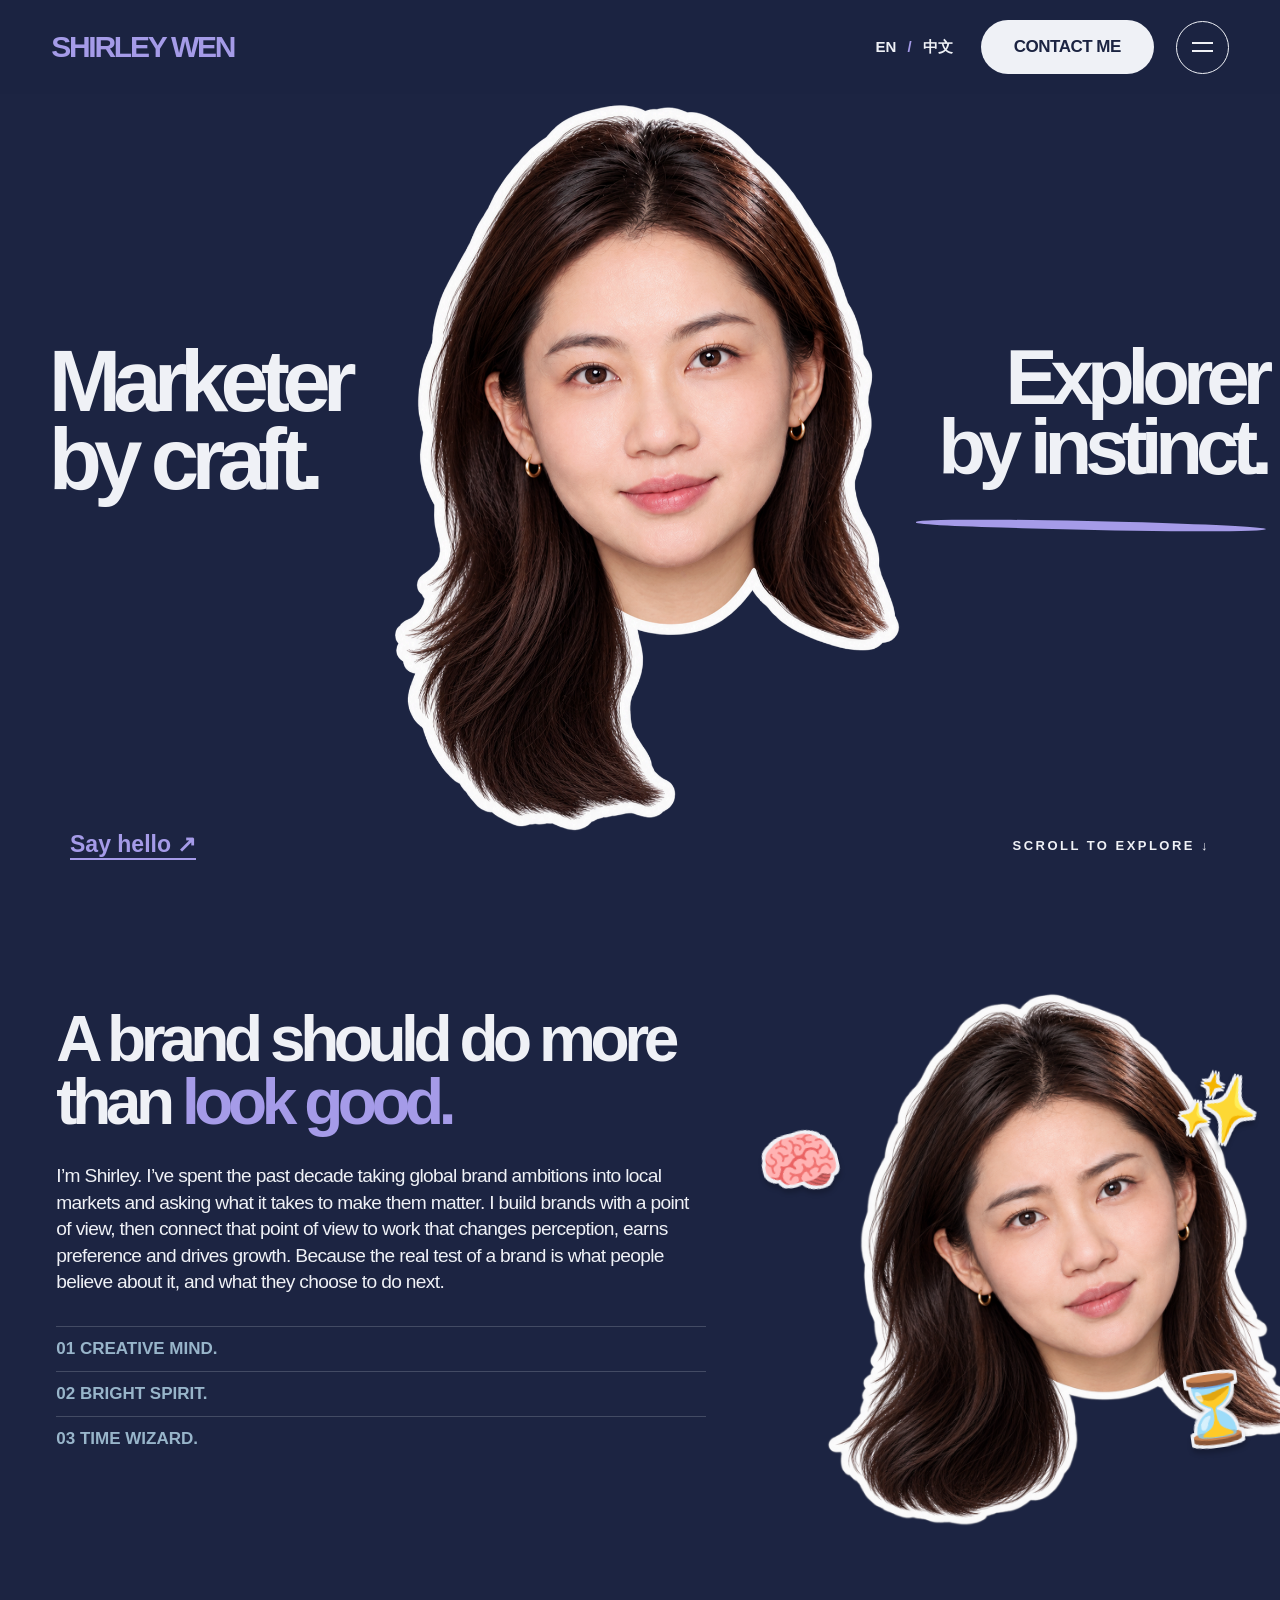
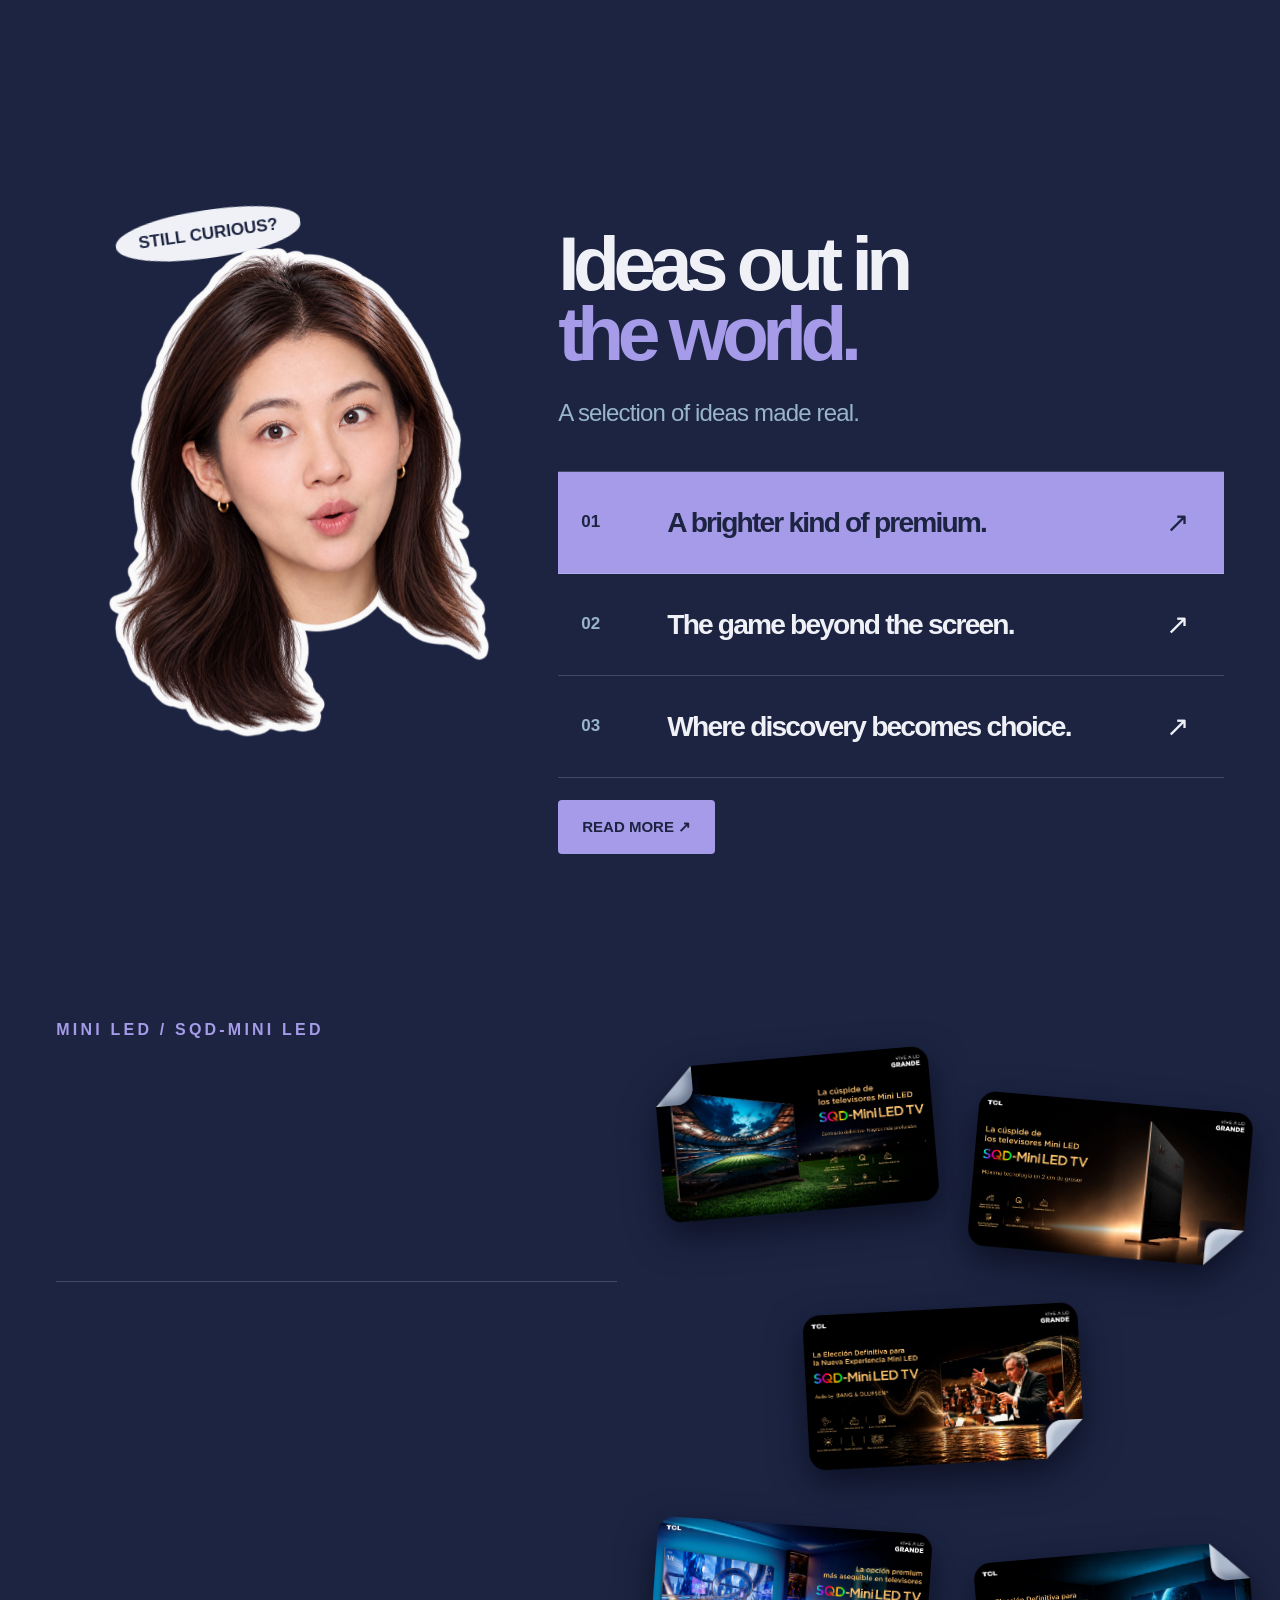
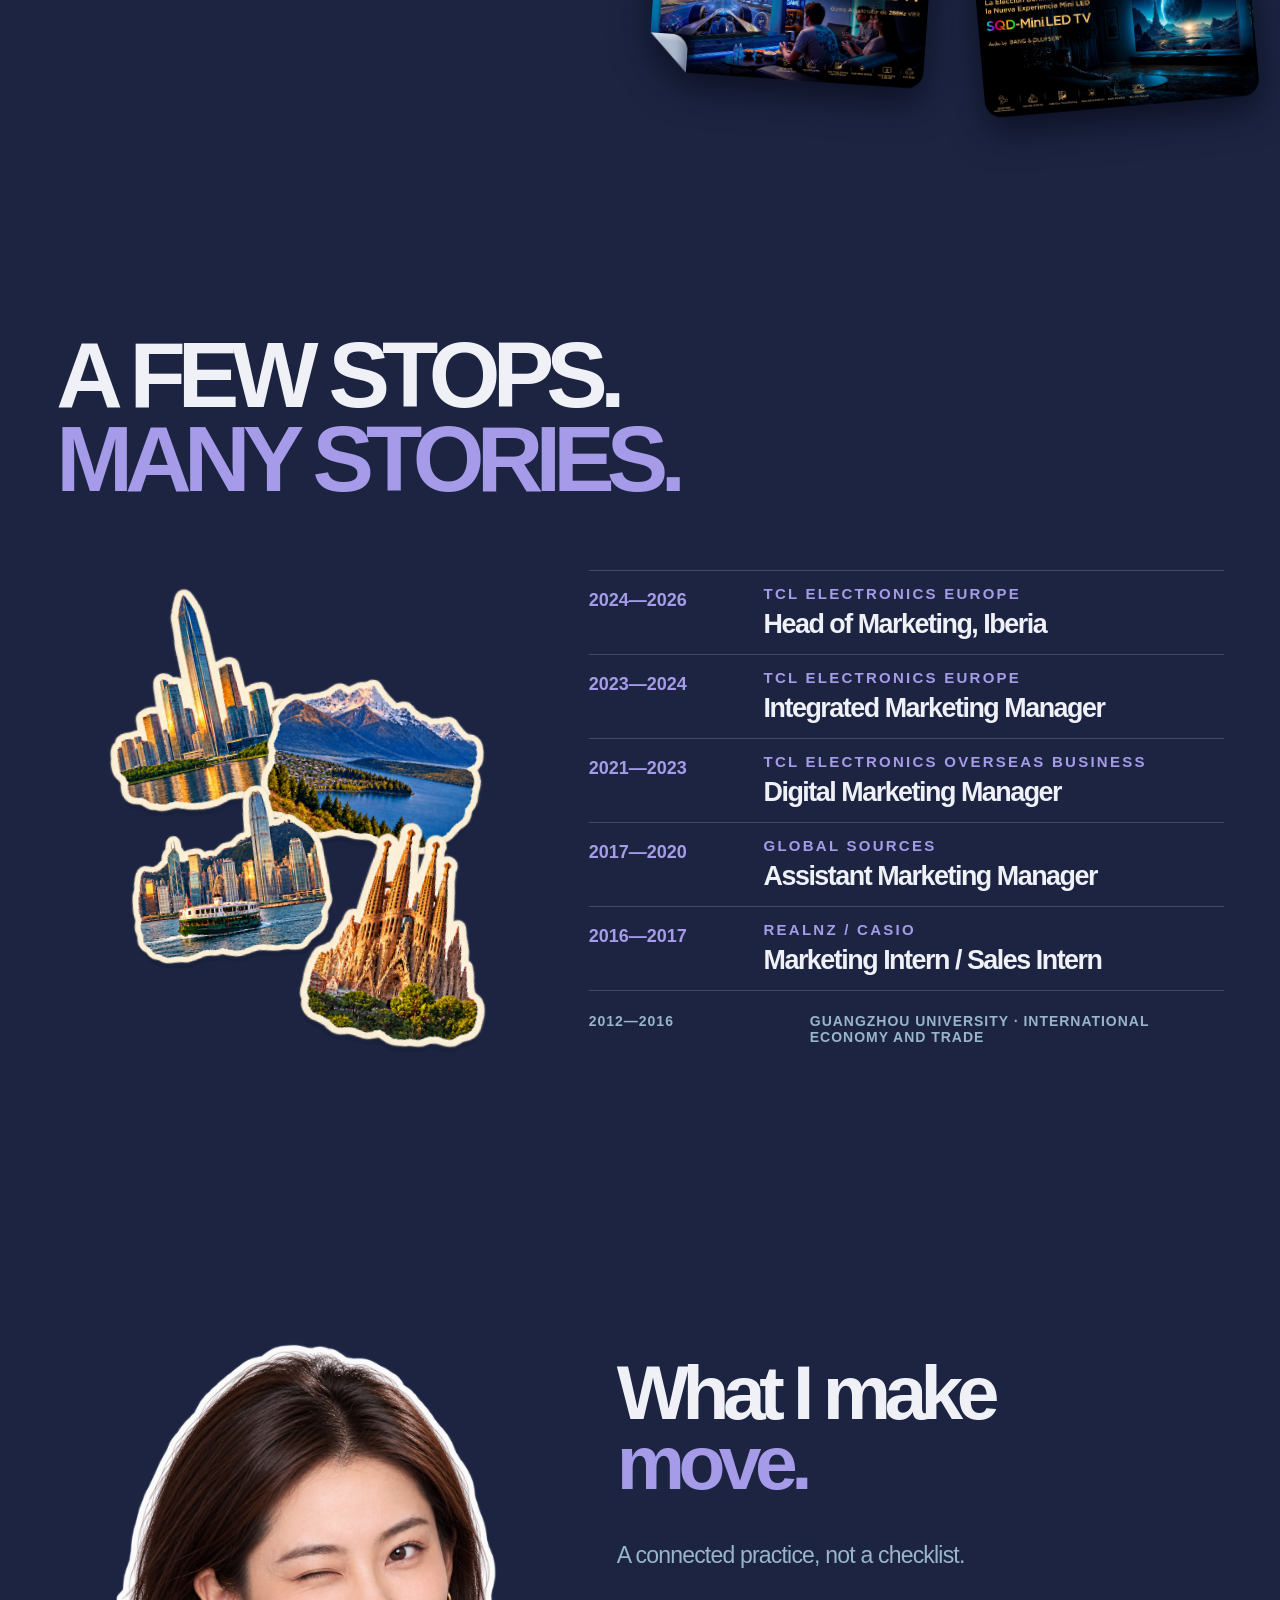
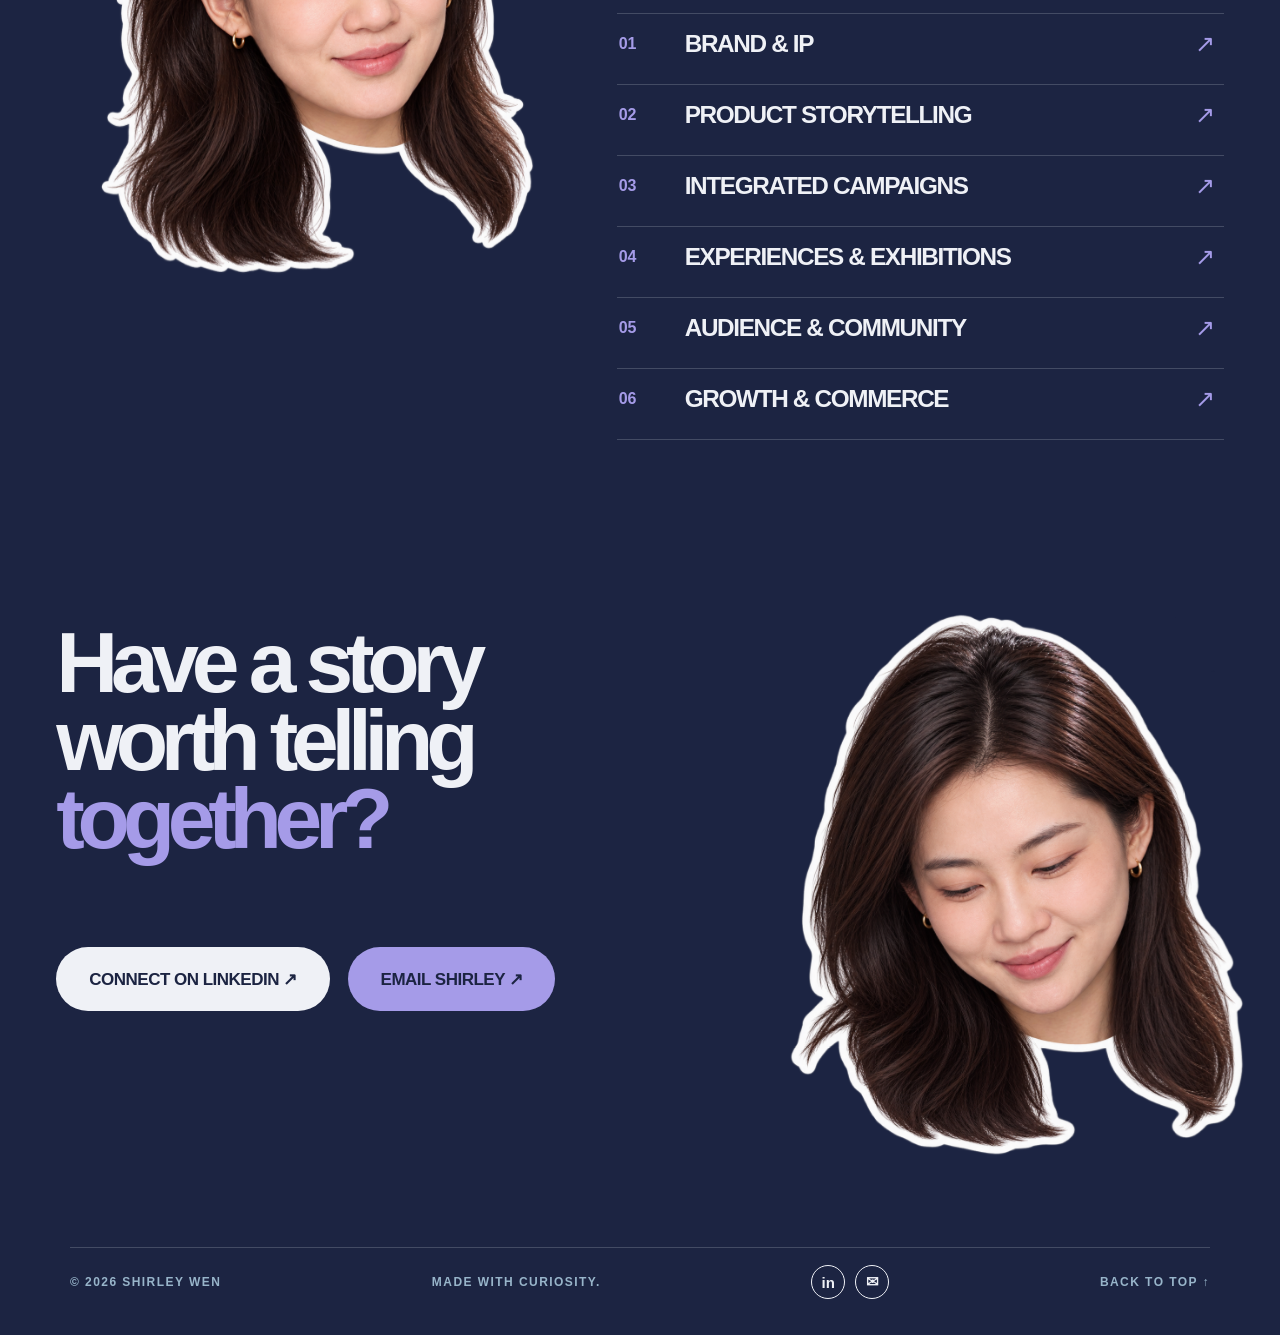
<file: index.html>
<!doctype html>
<html lang="en">
<head>
  <meta charset="utf-8">
  <meta name="viewport" content="width=device-width, initial-scale=1">
  <meta name="theme-color" content="#1c2442">
  <meta name="description" content="Shirley Wen connects global brand strategy with local relevance, creative work and business growth.">
  <title>Shirley Wen — Marketer by craft</title>
  <link rel="icon" type="image/svg+xml" href="assets/favicon.svg">
  <link rel="preload" as="image" href="assets/center.png">
  <link rel="stylesheet" href="styles.css?v=20261025-mobile-review">
  <script src="script.js?v=20261024-flow-refinement" defer></script>
</head>
<body>
  <a class="skip-link" href="#about">Skip to content</a>
  <header class="site-header" id="top">
    <a class="wordmark" href="#top">SHIRLEY WEN</a>
    <div class="header-actions">
      <button class="lang-switch" type="button" data-lang-switch aria-label="Switch language">EN <span>/</span> 中文</button>
      <a class="pill light header-resume" href="#contact" data-en="CONTACT ME" data-zh="联系我">CONTACT ME</a>
      <button class="menu-toggle" type="button" aria-label="Open navigation" aria-controls="site-nav" aria-expanded="false"><span></span><span></span></button>
    </div>
    <nav class="site-nav" id="site-nav" aria-label="Main navigation" hidden>
      <a href="#about" data-en="About" data-zh="关于我">About</a>
      <a href="#work" data-en="Projects" data-zh="项目">Projects</a>
      <a href="#journey" data-en="Journey" data-zh="经历">Journey</a>
      <a href="#craft" data-en="Skills" data-zh="能力">Skills</a>
      <a href="#contact" data-en="Contact" data-zh="联系">Contact</a>
    </nav>
  </header>
  <main>
    <section class="hero section" id="hero" aria-labelledby="hero-title">
      <div class="hero-copy hero-left"><h1 id="hero-title" data-en="Marketer<br>by craft." data-zh="Marketer<br>是职业。">Marketer<br>by craft.</h1></div>
      <div class="hero-portrait-wrap"><img class="hero-portrait" data-gaze src="assets/center.png" width="1086" height="1448" alt="Shirley Wen portrait sticker"></div>
      <div class="hero-copy hero-right"><p class="display" data-en="Explorer<br>by instinct." data-zh="好奇，<br>是本能。">Explorer<br>by instinct.</p><span class="brush-underline" aria-hidden="true"></span></div>
      <div class="hero-mobile-actions">
        <a class="pill light" href="#contact" data-en="CONTACT ME" data-zh="联系我">CONTACT ME</a>
      </div>
      <div class="hero-foot"><a href="https://www.linkedin.com/in/shirley-wen-26142b149/" target="_blank" rel="noopener noreferrer" data-en="Say hello ↗" data-zh="领英联系 ↗">Say hello ↗</a><a href="#about" data-en="SCROLL TO EXPLORE ↓" data-zh="向下探索 ↓">SCROLL TO EXPLORE ↓</a></div>
    </section>

    <section class="about section content-section" id="about" aria-labelledby="about-title">
      <div class="about-content">
        <h2 id="about-title" class="section-title" data-en="A brand should do more<br>than <em>look good.</em>" data-zh="品牌不能只被看见，<br>还要<em>改变选择。</em>">A brand should do more<br>than <em>look good.</em></h2>
        <p class="lead" data-en="I’m Shirley. I’ve spent the past decade taking global brand ambitions into local markets and asking what it takes to make them matter. I build brands with a point of view, then connect that point of view to work that changes perception, earns preference and drives growth. Because the real test of a brand is what people believe about it, and what they choose to do next." data-zh="我是 Shirley。过去十年，我一直在把全球品牌愿景带入本地市场，并思考如何让它真正产生影响。我相信品牌需要鲜明的立场，也需要将这份立场转化为认知、偏好与增长。品牌的价值，最终体现在人们如何看待它，以及下一次会如何选择。">I’m Shirley. I’ve spent the past decade taking global brand ambitions into local markets and asking what it takes to make them matter. I build brands with a point of view, then connect that point of view to work that changes perception, earns preference and drives growth. Because the real test of a brand is what people believe about it, and what they choose to do next.</p>
        <div class="about-notes"><span data-en="01 CREATIVE MIND." data-zh="01 创意脑袋。">01 CREATIVE MIND.</span><span data-en="02 BRIGHT SPIRIT." data-zh="02 乐观能量。">02 BRIGHT SPIRIT.</span><span data-en="03 TIME WIZARD." data-zh="03 时间管理大师。">03 TIME WIZARD.</span></div>
      </div>
      <button class="about-visual expression-sticker" type="button" data-expression="about" aria-label="Change Shirley's expression" aria-pressed="false">
        <img class="expression-base" src="assets/08-疑惑.png" loading="lazy" width="1230" height="1278" alt="">
        <img class="expression-alt" src="assets/01-开心大笑.png" loading="lazy" width="1240" height="1269" alt="">
        <span class="visual-caption">MAKE IT<br>MATTER</span><span class="about-emoji about-emoji-brain" aria-hidden="true">🧠</span><span class="about-emoji about-emoji-spark" aria-hidden="true">✨</span><span class="about-emoji about-emoji-hourglass" aria-hidden="true">⏳</span>
      </button>
    </section>

    <section class="work section content-section" id="work" aria-labelledby="work-title">
      <img class="work-sticker" src="assets/03-惊讶.png" loading="lazy" width="1211" height="1299" alt="">
      <div class="work-content">
        <h2 id="work-title" class="section-title" data-en="Ideas out in<br><em>the world.</em>" data-zh="让想法，<br>走进<em>世界。</em>">Ideas out in<br><em>the world.</em></h2>
        <p class="section-intro" data-en="A selection of ideas made real." data-zh="一些从想法走向现实的项目。">A selection of ideas made real.</p>
        <div class="work-list">
          <button class="work-row is-active" type="button" data-case="mini" aria-pressed="true"><span class="work-index">01</span><span class="work-name" data-en="A brighter kind of premium." data-zh="重新定义高端的光。">A brighter kind of premium.</span><span class="work-arrow" aria-hidden="true">↗</span></button>
          <button class="work-row" type="button" data-case="worldcup" aria-pressed="false"><span class="work-index">02</span><span class="work-name" data-en="The game beyond the screen." data-zh="让热爱走出屏幕。">The game beyond the screen.</span><span class="work-arrow" aria-hidden="true">↗</span></button>
          <button class="work-row" type="button" data-case="commerce" aria-pressed="false"><span class="work-index">03</span><span class="work-name" data-en="Where discovery becomes choice." data-zh="从发现，到选择。">Where discovery becomes choice.</span><span class="work-arrow" aria-hidden="true">↗</span></button>
        </div>
        <a class="work-more" href="projects.html" data-en="READ MORE ↗" data-zh="查看更多项目 ↗">READ MORE ↗</a>
      </div>
      <span class="work-bubble" aria-hidden="true">STILL CURIOUS?</span>
    </section>

    <section class="case section content-section" id="story" aria-labelledby="case-title">
      <div class="case-main">
        <p class="case-eyebrow" data-case-eyebrow>MINI LED / SQD-MINI LED</p>
        <h2 id="case-title" class="section-title" data-case-title>A brighter kind<br>of <em>premium.</em></h2>
        <div class="case-tabs" role="tablist" aria-label="Project story sections">
          <button type="button" role="tab" id="tab-context" aria-controls="case-panel" aria-selected="true" tabindex="0" data-tab="context" data-en="Context" data-zh="背景">Context</button>
          <button type="button" role="tab" id="tab-idea" aria-controls="case-panel" aria-selected="false" tabindex="-1" data-tab="idea" data-en="Idea" data-zh="洞察">Idea</button>
          <button type="button" role="tab" id="tab-activation" aria-controls="case-panel" aria-selected="false" tabindex="-1" data-tab="activation" data-en="Activation" data-zh="执行">Activation</button>
          <button type="button" role="tab" id="tab-learnings" aria-controls="case-panel" aria-selected="false" tabindex="-1" data-tab="learnings" data-en="Learnings" data-zh="复盘">Learnings</button>
        </div>
        <p class="case-theme" data-case-theme></p>
        <div class="case-copy" id="case-panel" role="tabpanel" aria-labelledby="tab-context" tabindex="0" data-case-copy></div>
        <div class="case-impact" data-case-impact aria-label="Project impact"></div>
      </div>
      <div class="case-gallery gallery-sqd" data-case-gallery="mini" aria-label="SQD-Mini LED campaign visuals">
        <a class="fold-card sqd-1 corner-tl" href="assets/cases/sqd/1778253772031.jpeg" target="_blank" rel="noopener noreferrer" aria-label="Open full SQD-Mini LED campaign visual 1"><img src="assets/cases/sqd/1778253772031.jpeg" loading="lazy" alt="SQD-Mini LED campaign original: stadium viewing moment"></a>
        <a class="fold-card sqd-2 corner-br" href="assets/cases/sqd/1778253778060.jpeg" target="_blank" rel="noopener noreferrer" aria-label="Open full SQD-Mini LED campaign visual 2"><img src="assets/cases/sqd/1778253778060.jpeg" loading="lazy" alt="SQD-Mini LED campaign original: television product visual"></a>
        <a class="fold-card sqd-3 corner-br" href="assets/cases/sqd/1778253770099.jpeg" target="_blank" rel="noopener noreferrer" aria-label="Open full SQD-Mini LED campaign visual 3"><img src="assets/cases/sqd/1778253770099.jpeg" loading="lazy" alt="SQD-Mini LED campaign original: creator review"></a>
        <a class="fold-card sqd-4 corner-bl" href="assets/cases/sqd/1778253712298.jpeg" target="_blank" rel="noopener noreferrer" aria-label="Open full SQD-Mini LED campaign visual 4"><img src="assets/cases/sqd/1778253712298.jpeg" loading="lazy" alt="SQD-Mini LED campaign original: gaming activation"></a>
        <a class="fold-card sqd-5 corner-tr" href="assets/cases/sqd/1778253719442.jpeg" target="_blank" rel="noopener noreferrer" aria-label="Open full SQD-Mini LED campaign visual 5"><img src="assets/cases/sqd/1778253719442.jpeg" loading="lazy" alt="SQD-Mini LED campaign original: product story"></a>
      </div>
      <div class="case-gallery gallery-football" data-case-gallery="worldcup" aria-label="TCL Spain football campaign visuals" hidden>
        <a class="fold-card football-1 corner-tl" href="assets/cases/football/1782204296856.jpeg" target="_blank" rel="noopener noreferrer" aria-label="Open full football campaign visual 1"><img src="assets/cases/football/1782204296856.jpeg" loading="lazy" alt="TCL Spanish National Team outdoor billboard"></a>
        <a class="fold-card football-2 corner-tr" href="assets/cases/football/1782204297744.jpeg" target="_blank" rel="noopener noreferrer" aria-label="Open full football campaign visual 2"><img src="assets/cases/football/1782204297744.jpeg" loading="lazy" alt="TCL Spain street activation"></a>
        <a class="fold-card football-3 corner-br" href="assets/cases/football/ScreenShot_2026-10-24_111204_087.png" target="_blank" rel="noopener noreferrer" aria-label="Open full football campaign visual 3"><img src="assets/cases/football/ScreenShot_2026-10-24_111204_087.png" loading="lazy" alt="TCL Spain fan pack"></a>
        <a class="fold-card football-4 corner-bl" href="assets/cases/football/ScreenShot_2026-10-24_111243_337.png" target="_blank" rel="noopener noreferrer" aria-label="Open full football campaign visual 4"><img src="assets/cases/football/ScreenShot_2026-10-24_111243_337.png" loading="lazy" alt="TCL and Spanish National Team branded backdrop"></a>
        <a class="fold-card football-5 corner-bl" href="assets/cases/football/1780664638297.jpeg" target="_blank" rel="noopener noreferrer" aria-label="Open full football campaign visual 5"><img src="assets/cases/football/1780664638297.jpeg" loading="lazy" alt="MediaMarkt football pop-up poster"></a>
        <a class="fold-card football-6 corner-tl" href="assets/cases/football/ScreenShot_2026-10-24_111337_252.png" target="_blank" rel="noopener noreferrer" aria-label="Open full football campaign visual 6"><img src="assets/cases/football/ScreenShot_2026-10-24_111337_252.png" loading="lazy" alt="Barcelona Watch Party and Fan Cam activation"></a>
        <a class="fold-card football-7 corner-br" href="assets/cases/football/1782204297536.jpeg" target="_blank" rel="noopener noreferrer" aria-label="Open full football campaign visual 7"><img src="assets/cases/football/1782204297536.jpeg" loading="lazy" alt="TCL campaign at Callao Cinema"></a>
        <div class="case-video"><video autoplay muted loop playsinline preload="metadata" poster="assets/cases/football/videoframe_14786.png" aria-label="TCL Spain football campaign video"><source src="assets/cases/football/260514_X11L_SELECCION_9_16.mp4" type="video/mp4"></video></div>
      </div>
      <div class="case-gallery gallery-amazon" data-case-gallery="commerce" aria-label="Amazon Store growth illustration" hidden>
        <svg class="amazon-arrow" viewBox="0 0 800 570" aria-hidden="true"><path class="amazon-arrow-trail" d="M42 482 C150 405 244 365 326 341 C466 297 565 248 690 124"/><path class="amazon-arrow-tip" d="M658 111 L747 75 L726 168 L703 138 L678 159 L663 145 L706 112 Z"/><path class="amazon-arrow-spark" d="M755 54 l7 -25 M772 69 l23 -12 M733 52 l-2 -22"/></svg>
        <img class="amazon-subject" src="assets/cases/amazon/amazon-store-subject-v1.png" loading="lazy" alt="Laptop showing a TCL Amazon Store beside delivery boxes">
        <span class="amazon-label amazon-discovery">DISCOVERY</span><span class="amazon-label amazon-conversion">CONVERSION</span><span class="amazon-label amazon-growth">GROWTH</span>
      </div>
    </section>

    <section class="journey section content-section" id="journey" aria-labelledby="journey-title">
      <h2 id="journey-title" class="section-title journey-title" data-en="A FEW STOPS.<br><em>MANY STORIES.</em>" data-zh="一路走来，<br><em>故事未完。</em>">A FEW STOPS.<br><em>MANY STORIES.</em></h2>
      <div class="landmark-column" aria-label="Places in Shirley's journey">
        <button class="landmark landmark-shenzhen" type="button" aria-label="Shenzhen" aria-pressed="false"><span class="landmark-label" data-en="SHENZHEN" data-zh="深圳">SHENZHEN</span></button>
        <button class="landmark landmark-queenstown" type="button" aria-label="New Zealand" aria-pressed="false"><span class="landmark-label" data-en="NEW ZEALAND" data-zh="新西兰">NEW ZEALAND</span></button>
        <button class="landmark landmark-hongkong" type="button" aria-label="Hong Kong" aria-pressed="false"><span class="landmark-label" data-en="HONG KONG" data-zh="香港">HONG KONG</span></button>
        <button class="landmark landmark-barcelona" type="button" aria-label="Spain" aria-pressed="false"><span class="landmark-label" data-en="SPAIN" data-zh="西班牙">SPAIN</span></button>
      </div>
      <div class="journey-list" aria-label="Career timeline">
        <article class="journey-row"><span class="journey-date">2024—2026</span><div><span class="journey-company">TCL ELECTRONICS EUROPE</span><h3 data-en="Head of Marketing, Iberia" data-zh="伊比利亚市场负责人">Head of Marketing, Iberia</h3></div></article>
        <article class="journey-row"><span class="journey-date">2023—2024</span><div><span class="journey-company">TCL ELECTRONICS EUROPE</span><h3 data-en="Integrated Marketing Manager" data-zh="整合营销经理">Integrated Marketing Manager</h3></div></article>
        <article class="journey-row"><span class="journey-date">2021—2023</span><div><span class="journey-company">TCL ELECTRONICS OVERSEAS BUSINESS</span><h3 data-en="Digital Marketing Manager" data-zh="数字营销经理">Digital Marketing Manager</h3></div></article>
        <article class="journey-row"><span class="journey-date">2017—2020</span><div><span class="journey-company">GLOBAL SOURCES</span><h3 data-en="Assistant Marketing Manager" data-zh="助理市场经理">Assistant Marketing Manager</h3></div></article>
        <article class="journey-row"><span class="journey-date">2016—2017</span><div><span class="journey-company">REALNZ / CASIO</span><h3 data-en="Marketing Intern / Sales Intern" data-zh="市场实习生 / 销售实习生">Marketing Intern / Sales Intern</h3></div></article>
        <div class="education"><span>2012—2016</span><span data-en="GUANGZHOU UNIVERSITY · INTERNATIONAL ECONOMY AND TRADE" data-zh="广州大学 · 国际经济与贸易">GUANGZHOU UNIVERSITY · INTERNATIONAL ECONOMY AND TRADE</span></div>
      </div>
    </section>

    <section class="craft section content-section" id="craft" aria-labelledby="craft-title">
      <img class="craft-sticker" src="assets/02-俏皮眨眼.png" loading="lazy" width="1226" height="1283" alt="Shirley winking and smiling portrait sticker">
      <div class="craft-content">
        <h2 id="craft-title" class="section-title" data-en="What I make<br><em>move.</em>" data-zh="我让什么<br><em>向前发生。</em>">What I make<br><em>move.</em></h2>
        <p class="section-intro" data-en="A connected practice, not a checklist." data-zh="这些能力彼此连接，而不是一张清单。">A connected practice, not a checklist.</p>
        <div class="craft-list">
          <button type="button" class="craft-item" aria-expanded="false"><span class="craft-index">01</span><strong data-en="BRAND & IP" data-zh="品牌与 IP 建设">BRAND & IP</strong><span class="craft-arrow" aria-hidden="true">↗</span><small class="craft-detail" aria-hidden="true" data-en="Building a point of view people recognise and return to." data-zh="建立让人记得、愿意再次靠近的品牌表达。">Building a point of view people recognise and return to.</small></button>
          <button type="button" class="craft-item" aria-expanded="false"><span class="craft-index">02</span><strong data-en="PRODUCT STORYTELLING" data-zh="产品叙事">PRODUCT STORYTELLING</strong><span class="craft-arrow" aria-hidden="true">↗</span><small class="craft-detail" aria-hidden="true" data-en="Turning product truth into reasons to care." data-zh="把产品真实优势，转化成值得关心的理由。">Turning product truth into reasons to care.</small></button>
          <button type="button" class="craft-item" aria-expanded="false"><span class="craft-index">03</span><strong data-en="INTEGRATED CAMPAIGNS" data-zh="整合营销">INTEGRATED CAMPAIGNS</strong><span class="craft-arrow" aria-hidden="true">↗</span><small class="craft-detail" aria-hidden="true" data-en="Connecting channels, partners and moments around one idea." data-zh="用一个好想法连接渠道、伙伴和关键时刻。">Connecting channels, partners and moments around one idea.</small></button>
          <button type="button" class="craft-item" aria-expanded="false"><span class="craft-index">04</span><strong data-en="EXPERIENCES & EXHIBITIONS" data-zh="线下体验与展会">EXPERIENCES & EXHIBITIONS</strong><span class="craft-arrow" aria-hidden="true">↗</span><small class="craft-detail" aria-hidden="true" data-en="Giving a brand a life beyond the screen." data-zh="让品牌在屏幕之外，也有真实的存在感。">Giving a brand a life beyond the screen.</small></button>
          <button type="button" class="craft-item" aria-expanded="false"><span class="craft-index">05</span><strong data-en="AUDIENCE & COMMUNITY" data-zh="用户与社群运营">AUDIENCE & COMMUNITY</strong><span class="craft-arrow" aria-hidden="true">↗</span><small class="craft-detail" aria-hidden="true" data-en="Listening, learning and making relationships last." data-zh="倾听、理解，让关系不止于一次触达。">Listening, learning and making relationships last.</small></button>
          <button type="button" class="craft-item" aria-expanded="false"><span class="craft-index">06</span><strong data-en="GROWTH & COMMERCE" data-zh="增长与电商">GROWTH & COMMERCE</strong><span class="craft-arrow" aria-hidden="true">↗</span><small class="craft-detail" aria-hidden="true" data-en="Joining brand experience with the path to purchase." data-zh="让品牌体验与购买路径彼此成就。">Joining brand experience with the path to purchase.</small></button>
        </div>
      </div>
    </section>

    <section class="contact section content-section" id="contact" aria-labelledby="contact-title">
      <h2 id="contact-title" class="section-title" data-en="Have a story<br>worth telling<br><em>together?</em>" data-zh="下一个故事，<br>我们一起<br><em>来讲？</em>">Have a story<br>worth telling<br><em>together?</em></h2>
      <div class="contact-actions"><a class="pill light" data-contact-expression="linkedin" href="https://www.linkedin.com/in/shirley-wen-26142b149/" target="_blank" rel="noopener noreferrer" data-en="CONNECT ON LINKEDIN ↗" data-zh="领英联系 ↗">CONNECT ON LINKEDIN ↗</a><a class="pill lavender" data-contact-expression="email" href="mailto:wensimin1029@gmail.com" data-en="EMAIL SHIRLEY ↗" data-zh="邮件联系 ↗">EMAIL SHIRLEY ↗</a></div>
      <div class="contact-sticker" aria-hidden="true"><img class="expression-base" src="assets/07-害羞.png" loading="lazy" width="1237" height="1272" alt=""><img class="expression-linkedin" src="assets/02-俏皮眨眼.png" loading="lazy" width="1226" height="1283" alt=""><img class="expression-email" src="assets/01-开心大笑.png" loading="lazy" width="1240" height="1269" alt=""></div>
      <footer class="footer"><span>© 2026 SHIRLEY WEN</span><span data-en="MADE WITH CURIOSITY." data-zh="始于好奇。">MADE WITH CURIOSITY.</span><div class="footer-links"><a href="https://www.linkedin.com/in/shirley-wen-26142b149/" target="_blank" rel="noopener noreferrer" aria-label="Shirley on LinkedIn">in</a><a href="mailto:wensimin1029@gmail.com" aria-label="Email Shirley">✉</a></div><a href="#hero" data-en="BACK TO TOP ↑" data-zh="回到顶部 ↑">BACK TO TOP ↑</a></footer>
    </section>
  </main>
</body>
</html>
</file>
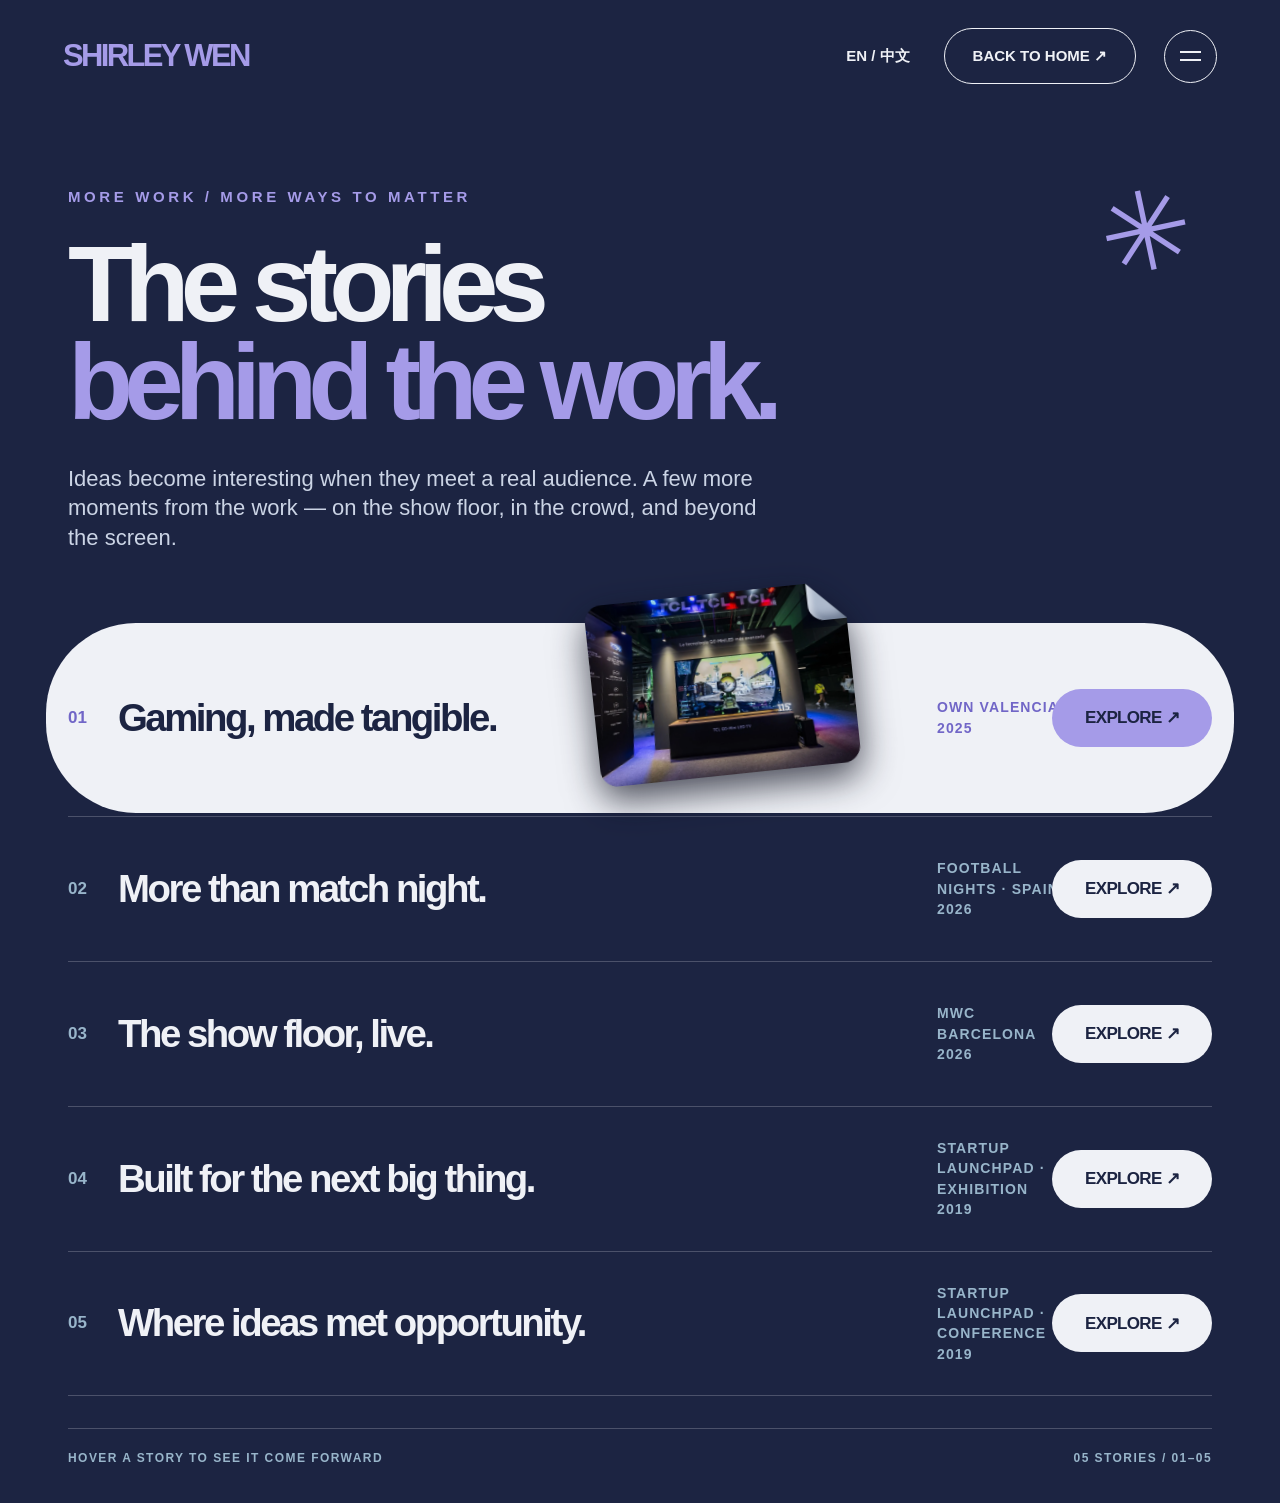
<file: projects.html>
<!doctype html>
<html lang="en">
<head>
  <meta charset="utf-8"><meta name="viewport" content="width=device-width, initial-scale=1">
  <meta name="theme-color" content="#1c2442"><meta name="description" content="More stories behind Shirley Wen's work: gaming, community, livestreaming, exhibitions and conferences.">
  <title>More Stories — Shirley Wen</title>
  <link rel="icon" type="image/svg+xml" href="assets/favicon.svg">
  <link rel="stylesheet" href="projects.css?v=20261025-stories1">
  <link rel="stylesheet" href="projects-ui.css?v=20261025-stories1">
  <script src="stories-data.js?v=20261025-stories1" defer></script>
  <script src="projects.js?v=20261025-stories1" defer></script>
</head>
<body>
<a class="skip-link" href="#stories" data-en="Skip to projects" data-zh="跳转至项目">Skip to projects</a>
<div class="site-page">
  <header class="top"><a class="logo" href="index.html#top">SHIRLEY WEN</a><div class="topright"><button class="lang-switch" type="button">EN / 中文</button><a class="back" href="index.html#work" data-en="BACK TO HOME ↗" data-zh="返回主页 ↗">BACK TO HOME ↗</a><button class="menu-toggle circle" type="button" aria-expanded="false" aria-controls="page-nav" aria-label="Open menu"><span></span><span></span></button></div>
  <nav id="page-nav" hidden aria-label="Main navigation"><a href="index.html#about" data-en="About" data-zh="关于我">About</a><a href="index.html#work" data-en="Projects" data-zh="项目">Projects</a><a href="index.html#journey" data-en="Journey" data-zh="职业经历">Journey</a><a href="index.html#craft" data-en="Skills" data-zh="能力">Skills</a><a href="index.html#contact" data-en="Contact" data-zh="联系我">Contact</a></nav></header>
  <main><section class="intro"><p class="tag" data-en="MORE WORK / MORE WAYS TO MATTER" data-zh="更多项目 / 让品牌产生意义">MORE WORK / MORE WAYS TO MATTER</p><h1 class="display" data-en="The stories<br><span>behind the work.</span>" data-zh="工作背后，<br><span>还有故事。</span>">The stories<br><span>behind the work.</span></h1><p data-en="Ideas become interesting when they meet a real audience. A few more moments from the work — on the show floor, in the crowd, and beyond the screen." data-zh="想法遇到真实的人，才开始变得有趣。这里记录更多工作中的时刻：展台之上、人群之中，以及屏幕之外。">Ideas become interesting when they meet a real audience. A few more moments from the work — on the show floor, in the crowd, and beyond the screen.</p><span class="handstar" aria-hidden="true">✳</span></section>
  <section class="rows" id="stories" aria-label="More project stories"></section>
  <p class="page-footnote"><span data-en="HOVER A STORY TO SEE IT COME FORWARD" data-zh="靠近一个故事，看它展开">HOVER A STORY TO SEE IT COME FORWARD</span><span>05 STORIES / 01–05</span></p></main>
</div>
<dialog id="story-dialog" aria-labelledby="story-title">
  <div class="modalhead"><p class="tag" id="story-meta"></p><button class="close" type="button" aria-label="Close project">×</button></div>
  <div class="modalgrid"><div class="copy"><h2 class="display" id="story-title"></h2><p class="dek"></p><div class="tabs" role="tablist" aria-label="Project story"></div><div id="story-panel" role="tabpanel" tabindex="0"><p class="sectioncopy"></p></div><div class="metrics"></div><p class="metric-note"></p></div><div class="visual" aria-label="Project media"></div></div>
</dialog>
</body>
</html>
</file>
<file: styles.css>
:root {
  --navy: #1c2442;
  --white: #eff1f6;
  --lav: #a59be8;
  --blue: #98b5ca;
  --line: rgba(239, 241, 246, .19);
  --display: "Arial Black", "Arial Bold", Arial, sans-serif;
  --body: "Helvetica Neue", Arial, sans-serif;
  --ease: cubic-bezier(.2, .8, .2, 1);
}
* { box-sizing: border-box; }
html { scroll-behavior: smooth; }
body { margin: 0; overflow-x: hidden; background: var(--navy); color: var(--white); font-family: var(--body); }
button, a { -webkit-tap-highlight-color: transparent; }
button { font: inherit; }
img { display: block; max-width: none; }
a { color: inherit; }
em { color: var(--lav); font-style: normal; }
:focus-visible { outline: 3px solid var(--lav); outline-offset: 5px; }
.skip-link { position: absolute; top: -80px; left: 12px; z-index: 100; padding: 12px 20px; background: var(--white); color: var(--navy); }
.skip-link:focus { top: 12px; }
.section { position: relative; isolation: isolate; overflow: hidden; background: var(--navy); }
.content-section { padding: 0 70px; }
.section-kicker { position: absolute; z-index: 6; top: 74px; left: 72px; margin: 0; color: var(--lav); font-family: var(--display); font-size: 16px; font-weight: 900; letter-spacing: .24em; line-height: 1.2; }
.section-title { margin: 0; font-family: var(--display); font-size: 112px; font-weight: 900; line-height: .91; letter-spacing: -.085em; }
.section-intro { margin: 0; color: var(--blue); font-size: 24px; line-height: 1.3; letter-spacing: -.035em; }
.pill { display: inline-flex; align-items: center; justify-content: center; min-height: 64px; padding: 0 33px; border: 0; border-radius: 100px; text-decoration: none; white-space: nowrap; font-family: var(--display); font-size: 17px; font-weight: 900; letter-spacing: -.03em; transition: transform .22s var(--ease), background .22s var(--ease); }
.pill:hover, .pill:focus-visible { transform: translateY(-4px); }
.pill.light { background: var(--white); color: var(--navy); }
.pill.lavender { background: var(--lav); color: var(--navy); }

/* 01 / Hero */
.site-header { position: absolute; inset: 0 0 auto; z-index: 30; height: 104px; display: flex; align-items: center; justify-content: space-between; padding: 24px 62px; }
.wordmark { color: var(--lav); font-family: var(--display); font-size: 30px; font-weight: 900; letter-spacing: -.075em; text-decoration: none; }
.wordmark span { color: var(--white); }
.header-actions { display: flex; align-items: center; gap: 22px; }
.lang-switch { border: 0; background: none; color: var(--white); cursor: pointer; font-family: var(--display); font-size: 15px; font-weight: 900; }
.lang-switch span { margin: 0 7px; color: var(--lav); }
.header-resume { min-height: 54px; padding: 0 33px; }
.menu-toggle { display: grid; align-content: center; justify-items: center; gap: 6px; width: 53px; height: 53px; border: 1.5px solid var(--white); border-radius: 50%; background: none; cursor: pointer; }
.menu-toggle span { width: 21px; height: 2px; background: var(--white); transition: transform .2s; }
.menu-toggle[aria-expanded="true"] span:first-child { transform: translateY(4px) rotate(45deg); }
.menu-toggle[aria-expanded="true"] span:last-child { transform: translateY(-4px) rotate(-45deg); }
.site-nav { position: absolute; top: 88px; right: 62px; width: 320px; padding: 18px 22px; background: var(--white); color: var(--navy); box-shadow: 11px 11px 0 var(--lav); }
.site-nav[hidden] { display: none; }
.site-nav a { display: block; padding: 12px 6px; border-bottom: 1px solid rgba(28, 36, 66, .22); text-decoration: none; font-family: var(--display); font-size: 27px; font-weight: 900; letter-spacing: -.06em; }
.site-nav a:hover { color: #705fc0; }
.hero { height: 900px; }
.hero-copy { position: absolute; z-index: 2; top: 306px; }
.hero-left { left: 35px; width: 45%; }
.hero-right { right: 35px; width: 45%; text-align: right; }
.hero h1, .hero .display { margin: 0; white-space: nowrap; font-family: var(--display); font-size: 126px; font-weight: 900; line-height: .9; letter-spacing: -.09em; }
.hero-portrait-wrap { position: absolute; z-index: 3; top: 47px; left: 50%; width: 685px; transform: translateX(-50%); pointer-events: none; }
.hero-portrait { width: 100%; height: auto; }
.brush-underline { display: block; width: 350px; height: 9px; margin: 38px 0 0 auto; border-radius: 70% 45% 70% 35%; background: var(--lav); transform: rotate(1.5deg); }
.curious-sticker { position: absolute; z-index: 5; top: 705px; left: 59.5%; width: 225px; padding: 16px 22px; background: var(--lav); color: var(--navy); font-family: var(--display); font-size: 29px; font-weight: 900; line-height: .89; letter-spacing: -.07em; transform: rotate(-13deg); clip-path: polygon(0 5%, 98% 0, 100% 96%, 3% 100%); transition: transform .25s var(--ease); }
.hero:hover .curious-sticker { transform: rotate(-10deg) translateY(-3px); }
.hero-foot { position: absolute; z-index: 6; bottom: 52px; left: 70px; right: 70px; display: flex; justify-content: space-between; align-items: center; }
.hero-foot a { color: var(--lav); font-size: 23px; font-weight: 700; text-decoration: none; }
.hero-foot a:first-child { border-bottom: 2px solid currentColor; }
.hero-foot a:last-child { color: var(--white); font-size: 13px; font-weight: 800; letter-spacing: .19em; }
.hero-foot a:hover { color: var(--white); }
.hero-mobile-actions { display: none; }

/* 02 / About */
.about { min-height: 900px; }
.about-content { position: relative; z-index: 3; max-width: 900px; padding-top: 170px; }
.about .section-title { font-size: 112px; }
.about .lead { max-width: 655px; margin: 55px 0 0; font-size: 24px; line-height: 1.34; letter-spacing: -.035em; }
.about-notes { max-width: 665px; margin-top: 45px; }
.about-notes span { display: block; padding: 12px 0; border-top: 1px solid var(--line); color: var(--blue); font-family: var(--display); font-size: 17px; font-weight: 900; }
.about-visual { position: absolute; z-index: 2; top: 72px; left: 730px; width: 1240px; height: 1278px; border: 0; padding: 0; background: none; cursor: pointer; text-align: left; }
.expression-sticker img { position: absolute; inset: 0; width: 100%; height: auto; transition: opacity .2s var(--ease), transform .3s var(--ease); }
.expression-alt { opacity: 0; }
.expression-sticker:hover .expression-base, .expression-sticker:focus-visible .expression-base, .expression-sticker.is-reacting .expression-base { opacity: 0; }
.expression-sticker:hover .expression-alt, .expression-sticker:focus-visible .expression-alt, .expression-sticker.is-reacting .expression-alt { opacity: 1; }
.about-visual::after, .case-paper::after { content: ""; position: absolute; z-index: 5; width: 58px; height: 58px; background: var(--white); clip-path: polygon(0 0, 100% 0, 0 100%); opacity: 0; transform: rotate(-8deg) scale(.7); transform-origin: top left; transition: opacity .22s var(--ease), transform .22s var(--ease); }
.about-visual::after { top: 6%; left: 7%; }
.about-visual:hover::after, .about-visual:focus-visible::after, .about-visual.is-reacting::after, .case-paper:hover::after, .case-paper:focus-visible::after, .case-paper.is-peeled::after { opacity: 1; transform: rotate(-8deg) scale(1); }
.visual-caption { position: absolute; z-index: 6; top: 105px; right: 415px; padding: 14px 22px; background: var(--lav); color: var(--navy); font-family: var(--display); font-size: 23px; font-weight: 900; line-height: .9; letter-spacing: -.06em; transform: rotate(7deg); }

/* 03 / Selected work */
.work { min-height: 900px; }
.work-sticker { position: absolute; z-index: 1; top: 134px; left: -100px; width: 695px; height: auto; transform-origin: 50% 60%; transition: transform .24s var(--ease); pointer-events: none; }
.work.is-previewing .work-sticker { transform: scale(1.045); }
.work-content { position: relative; z-index: 3; width: calc(100% - 610px); margin-left: 610px; padding-top: 155px; }
.work .section-title { font-size: 99px; }
.work .section-intro { margin: 35px 0 59px; }
.work-list { border-top: 1px solid var(--line); }
.work-row { display: grid; grid-template-columns: 70px 1fr 35px; gap: 16px; align-items: center; width: 100%; min-height: 120px; padding: 14px 23px; border: 0; border-bottom: 1px solid var(--line); background: transparent; color: var(--white); text-align: left; cursor: pointer; transition: background .2s var(--ease), color .2s var(--ease); }
.work-row:hover, .work-row:focus-visible, .work-row.is-active { background: var(--lav); color: var(--navy); }
.work-index { color: var(--blue); font-family: var(--display); font-size: 17px; font-weight: 900; }
.work-row:hover .work-index, .work-row:focus-visible .work-index, .work-row.is-active .work-index { color: var(--navy); }
.work-list.is-hovering .work-row.is-active:not(:hover):not(:focus-visible) { background: transparent; color: var(--white); }
.work-list.is-hovering .work-row.is-active:not(:hover):not(:focus-visible) .work-index { color: var(--blue); }
.work-name { font-family: var(--display); font-size: 31px; font-weight: 900; letter-spacing: -.065em; line-height: 1.12; }
.work-arrow { font-family: var(--display); font-size: 28px; }
.work-bubble { position: absolute; z-index: 4; top: 135px; left: 100px; padding: 14px 23px; border-radius: 50% 45% 47% 48%; background: var(--white); color: var(--navy); font-family: var(--display); font-size: 17px; font-weight: 900; transform: rotate(-8deg); }

/* 04 / Story */
.case { min-height: 950px; }
.case-main { position: relative; z-index: 3; max-width: 850px; padding-top: 205px; }
.case-eyebrow { margin: 0 0 25px; color: var(--lav); font-family: var(--display); font-size: 17px; font-weight: 900; letter-spacing: .18em; }
.case .section-title { font-size: 112px; }
.case-tabs { display: flex; gap: 28px; width: 770px; margin-top: 93px; border-bottom: 1px solid var(--line); }
.case-tabs button { padding: 0 4px 18px; border: 0; border-bottom: 4px solid transparent; background: none; color: var(--blue); font-family: var(--display); font-size: 17px; font-weight: 900; text-transform: uppercase; cursor: pointer; }
.case-tabs button[aria-selected="true"], .case-tabs button:hover { border-color: var(--lav); color: var(--white); }
.case-copy { max-width: 760px; min-height: 164px; padding-top: 30px; font-size: 25px; line-height: 1.35; letter-spacing: -.03em; transition: opacity .18s var(--ease); }
.case-copy.is-fading { opacity: .3; }
.case-footnote { margin-top: 45px; color: var(--blue); font-family: var(--display); font-size: 13px; font-weight: 900; letter-spacing: .08em; }
.case-visual { position: absolute; z-index: 2; top: 90px; right: -116px; width: 800px; height: 860px; }
.case-visual img { position: absolute; inset: 0; width: 100%; height: auto; }
.case-paper { position: absolute; z-index: 5; left: 45px; bottom: 108px; padding: 18px 26px; border: 0; background: var(--lav); color: var(--navy); font-family: var(--display); font-size: 25px; font-weight: 900; line-height: .9; letter-spacing: -.06em; text-align: left; transform: rotate(-9deg); cursor: pointer; transition: transform .22s var(--ease); }
.case-paper:hover, .case-paper:focus-visible, .case-paper.is-peeled { transform: rotate(-5deg) translateY(-5px); }
.case-paper::after { top: 0; right: 0; width: 38px; height: 38px; background: var(--white); clip-path: polygon(100% 0, 100% 100%, 0 0); transform-origin: top right; }

/* 05 / Journey */
.journey { min-height: 1310px; }
.journey-portrait { position: absolute; z-index: 1; top: 0; right: 0; width: 520px; height: 575px; overflow: hidden; pointer-events: none; clip-path: polygon(0 0, 100% 0, 100% 96%, 92% 99%, 84% 95%, 76% 98%, 68% 96%, 59% 99%, 51% 96%, 43% 99%, 34% 95%, 26% 98%, 17% 96%, 9% 99%, 0 96%); }
.journey-portrait img { position: absolute; top: 15px; left: 0; width: 1040px; height: auto; }
.journey-tear { position: absolute; z-index: 2; top: 548px; right: 0; width: 520px; height: 42px; overflow: visible; pointer-events: none; }
.journey-tear path { fill: none; stroke: var(--white); stroke-width: 7; stroke-linecap: round; stroke-linejoin: round; }
.journey-title { position: relative; z-index: 3; padding-top: 165px; font-size: 112px; }
.landmark-column { position: absolute; z-index: 2; top: 330px; left: 0; width: 690px; height: 920px; }
.landmark { --tilt: 0deg; position: absolute; display: block; aspect-ratio: 543 / 724; padding: 0; border: 0; background-color: transparent; background-image: url("assets/landmarks.png"); background-repeat: no-repeat; background-size: 400% 100%; cursor: pointer; filter: drop-shadow(0 7px 1px rgba(0, 0, 0, .12)); transform: rotate(var(--tilt)) scale(1); transition: transform .23s var(--ease); }
.landmark:hover, .landmark:focus-visible, .landmark.is-open { transform: rotate(var(--tilt)) scale(1.06); z-index: 5; }
.landmark-shenzhen { left: -35px; top: 170px; width: 290px; --tilt: -8deg; background-position: 0 50%; clip-path: inset(0 13% 0 0); }
.landmark-queenstown { left: 350px; top: 250px; width: 280px; --tilt: 6deg; background-position: 33.333% 50%; }
.landmark-hongkong { left: -70px; top: 565px; width: 280px; --tilt: -9deg; background-position: 66.666% 50%; }
.landmark-barcelona { left: 382px; top: 640px; width: 245px; --tilt: 8deg; background-position: 100% 50%; clip-path: inset(0 0 0 15%); }
.landmark-label { position: absolute; z-index: 2; top: 1%; left: 15%; display: block; padding: 10px 20px; border-radius: 30px; background: var(--lav); color: var(--navy); font-family: var(--display); font-size: 14px; font-weight: 900; white-space: nowrap; opacity: 0; transform: translateY(10px); transition: opacity .22s var(--ease), transform .22s var(--ease); }
.landmark:hover .landmark-label, .landmark:focus-visible .landmark-label, .landmark.is-open .landmark-label { opacity: 1; transform: translateY(0); }
.journey-list { position: absolute; z-index: 3; top: 595px; left: 720px; right: 70px; border-top: 1px solid var(--line); }
.journey-row { display: grid; grid-template-columns: 205px minmax(0, 1fr); gap: 16px; min-height: 105px; padding: 22px 0 17px; border-bottom: 1px solid var(--line); transition: opacity .2s var(--ease), color .2s var(--ease); }
.journey-row:hover { color: var(--lav); }
.journey-row:hover .journey-date, .journey-row:hover .journey-company { opacity: .67; }
.journey-date { padding-top: 5px; color: var(--lav); font-family: var(--display); font-size: 18px; font-weight: 900; transition: opacity .2s var(--ease); }
.journey-company { display: block; margin-bottom: 8px; color: var(--lav); font-family: var(--display); font-size: 15px; font-weight: 900; letter-spacing: .15em; transition: opacity .2s var(--ease); }
.journey-row h3 { margin: 0; font-family: var(--display); font-size: 30px; font-weight: 900; letter-spacing: -.055em; line-height: 1.05; }
.education { display: grid; grid-template-columns: 205px minmax(0, 1fr); gap: 16px; padding-top: 22px; color: var(--blue); font-family: var(--display); font-size: 14px; font-weight: 900; letter-spacing: .07em; }

/* 06 / Craft */
.craft { min-height: 900px; }
.craft-sticker { position: absolute; z-index: 2; top: 125px; left: -105px; width: 875px; height: auto; transform-origin: 48% 85%; transition: transform .25s var(--ease); pointer-events: none; }
.craft.is-attentive .craft-sticker { transform: rotate(2.5deg); }
.craft-content { position: relative; z-index: 3; width: 735px; margin-left: auto; padding-top: 172px; padding-bottom: 53px; }
.craft .section-title { font-size: 88px; }
.craft .section-intro { margin: 43px 0 42px; font-size: 23px; }
.craft-list { border-top: 1px solid var(--line); }
.craft-item { display: grid; grid-template-columns: 51px minmax(0, 1fr) 27px; align-items: center; column-gap: 15px; width: 100%; min-height: 66px; padding: 12px 2px; border: 0; border-bottom: 1px solid var(--line); background: transparent; color: var(--white); text-align: left; cursor: pointer; transition: color .2s var(--ease), background .2s var(--ease); }
.craft-item:hover, .craft-item:focus-visible { color: var(--lav); }
.craft-index { color: var(--lav); font-family: var(--display); font-size: 16px; font-weight: 900; }
.craft-item strong { font-family: var(--display); font-size: 27px; font-weight: 900; line-height: 1.1; letter-spacing: -.055em; }
.craft-arrow { color: var(--lav); font-family: var(--display); font-size: 24px; }
.craft-detail { grid-column: 2 / 4; display: block; max-height: 0; overflow: hidden; color: var(--blue); font-size: 17px; font-weight: 500; line-height: 1.3; opacity: 0; transition: max-height .24s var(--ease), margin .24s var(--ease), opacity .2s var(--ease); }
.craft-item[aria-expanded="true"] .craft-detail { max-height: 90px; margin: 10px 0 5px; opacity: 1; }

/* 07 / Contact */
.contact { min-height: 850px; }
.contact .section-title { position: relative; z-index: 3; padding-top: 195px; font-size: 112px; }
.contact-actions { position: relative; z-index: 5; display: flex; gap: 18px; margin-top: 90px; }
.contact-sticker { position: absolute; z-index: 2; top: 164px; right: -85px; width: 720px; height: 740px; padding: 0; border: 0; background: none; cursor: pointer; }
.footer { position: absolute; z-index: 6; right: 70px; bottom: 36px; left: 70px; display: flex; justify-content: space-between; gap: 15px; padding-top: 17px; border-top: 1px solid var(--line); color: var(--blue); font-size: 12px; font-weight: 700; letter-spacing: .12em; }
.footer a { text-decoration: none; }
.footer a:hover { color: var(--white); }

@media (max-width: 1350px) and (min-width: 701px) {
  .journey-portrait, .journey-tear { display: none; }
  .section-kicker { left: 4.4vw; }
  .content-section { padding-left: 4.4vw; padding-right: 4.4vw; }
  .section-title { font-size: clamp(78px, 7.2vw, 112px); }
  .hero { height: min(900px, 100svh); min-height: 700px; }
  .hero h1, .hero .display { font-size: clamp(84px, 7.9vw, 126px); }
  .hero-copy { top: 34%; }
  .hero-portrait-wrap { top: 5.2%; width: 42.8vw; }
  .curious-sticker { top: auto; bottom: 10%; }
  .about-visual { left: 47%; width: 78vw; height: auto; }
  .about .section-title { font-size: clamp(78px, 7.2vw, 112px); }
  .about .lead, .about-notes { max-width: 48%; }
  .work-sticker { width: 43vw; left: -7vw; }
  .work-content { width: 58%; margin-left: 42%; }
  .work .section-title { font-size: clamp(68px, 6.4vw, 99px); }
  .work-name { font-size: clamp(25px, 2.2vw, 31px); }
  .case .section-title { font-size: clamp(74px, 7vw, 112px); }
  .case-main { max-width: 60%; }
  .case-tabs { width: 100%; gap: 2vw; }
  .case-visual { right: -9vw; width: 52vw; }
  .journey-title { font-size: clamp(78px, 7.2vw, 112px); }
  .journey-list { left: 46%; right: 4.4vw; }
  .journey-row { grid-template-columns: 25% 1fr; }
  .journey-row h3 { font-size: clamp(24px, 2.1vw, 30px); }
  .landmark-column { transform: scale(.8); transform-origin: top left; }
  .craft-sticker { width: 55vw; left: -7vw; }
  .craft-content { width: 50%; }
  .craft .section-title { font-size: clamp(65px, 5.6vw, 88px); }
  .craft-item strong { font-size: clamp(20px, 1.9vw, 27px); }
  .contact .section-title { font-size: clamp(78px, 7.2vw, 112px); }
  .contact-sticker { width: 48vw; right: -8vw; }
}

@media (max-width: 900px) and (min-width: 701px) {
  .hero-copy { right: 4.4vw; left: 4.4vw; width: auto; text-align: left; }
  .hero-left { top: 145px; }
  .hero-right { top: 285px; }
  .hero-right .display { text-align: left; }
  .hero h1, .hero .display { font-size: clamp(65px, 9vw, 77px); }
  .hero-portrait-wrap { top: 380px; width: 55vw; }
  .curious-sticker { bottom: 105px; left: 58%; }
  .about { min-height: 800px; }
  .about-visual { top: 300px; left: 55%; }
  .about .section-title { font-size: 68px; }
  .visual-caption { top: 35px; right: auto; left: 0; }
  .about .lead { font-size: 21px; }
  .about-notes { margin-top: 40px; }
  .work-content { padding-top: 180px; }
  .work-row { min-height: 105px; grid-template-columns: 37px 1fr 23px; padding: 9px; }
  .case-main { max-width: 64%; }
  .case-copy { font-size: 20px; }
  .journey { min-height: 1760px; }
  .journey-list { top: 1040px; right: 4.4vw; left: 4.4vw; }
  .landmark-column { top: 330px; left: 35px; transform: scale(.65); }
  .journey-row { grid-template-columns: 160px 1fr; gap: 7px; }
  .journey-company { font-size: 11px; }
  .journey-row h3 { font-size: 25px; }
  .craft-content { width: 54%; }
  .craft-sticker { width: 53vw; }
  .craft-item strong { font-size: 18px; }
}

@media (max-width: 700px) {
  .journey-portrait, .journey-tear { display: none; }
  .site-header { height: 78px; padding: 18px 20px; }
  .wordmark { font-size: 22px; }
  .header-actions { gap: 12px; }
  .lang-switch { font-size: 12px; }
  .lang-switch span { margin: 0 3px; }
  .header-resume { display: none; }
  .menu-toggle { width: 42px; height: 42px; }
  .site-nav { top: 70px; right: 20px; width: min(320px, calc(100vw - 40px)); }
  .content-section { padding: 0 22px; }
  .section-kicker { top: 54px; left: 22px; font-size: 11px; letter-spacing: .2em; }
  .section-title { font-size: clamp(49px, 11.5vw, 72px); line-height: .95; letter-spacing: -.072em; }
  .section-intro { font-size: 18px; }
  .hero { height: 890px; min-height: 820px; }
  .hero-copy { left: 20px; right: 20px; width: auto; text-align: left; }
  .hero-left { top: 135px; z-index: 3; }
  .hero-right { top: 247px; z-index: 3; }
  .hero h1, .hero .display { font-size: clamp(52px, 13.8vw, 82px); line-height: .9; white-space: nowrap; }
  .hero-right .display { text-align: left; }
  .brush-underline { width: 44%; height: 5px; margin: 7px 0 0 34%; }
  .hero-mobile-actions { position: absolute; z-index: 6; top: 449px; left: 22px; display: flex; flex-direction: column; align-items: flex-start; gap: 16px; }
  .hero-mobile-actions .pill { min-height: 48px; padding: 0 27px; font-size: 14px; }
  .hero-mobile-contact { color: var(--lav); font-family: var(--display); font-size: 14px; font-weight: 900; text-decoration: none; border-bottom: 2px solid currentColor; }
  .hero-portrait-wrap { top: 510px; width: min(102vw, 480px); }
  .curious-sticker { top: 594px; left: auto; right: 13px; width: auto; padding: 10px 14px; font-size: 17px; }
  .hero-foot { display: none; }
  .about { min-height: 1040px; }
  .about-content { padding-top: 115px; }
  .about .section-title { font-size: clamp(49px, 11.5vw, 72px); }
  .about .lead { max-width: 100%; margin-top: 35px; font-size: 20px; line-height: 1.38; }
  .about-notes { margin-top: 35px; }
  .about-notes span { font-size: 14px; }
  .about-visual { top: auto; bottom: -275px; left: auto; right: -135px; width: 620px; height: 640px; }
  .visual-caption { top: 60px; right: 230px; font-size: 16px; }
  .work { min-height: 1110px; }
  .work-content { width: 100%; margin: 0; padding-top: 125px; }
  .work .section-title { font-size: clamp(54px, 12vw, 75px); }
  .work .section-intro { margin: 28px 0 38px; }
  .work-row { grid-template-columns: 26px minmax(0, 1fr) 22px; gap: 7px; min-height: 105px; padding: 10px 5px; }
  .work-name { font-size: clamp(24px, 6.6vw, 33px); }
  .work-index { font-size: 12px; }
  .work-arrow { font-size: 22px; }
  .work-sticker { top: 595px; left: -120px; width: 550px; }
  .work-bubble { top: 661px; left: 25px; font-size: 14px; }
  .case { min-height: 1120px; }
  .case-main { max-width: 100%; padding-top: 133px; }
  .case-eyebrow { font-size: 12px; }
  .case .section-title { font-size: clamp(53px, 11.5vw, 74px); }
  .case-tabs { gap: 8px; justify-content: space-between; width: 100%; margin-top: 48px; }
  .case-tabs button { padding: 0 0 13px; font-size: 12px; }
  .case-copy { min-height: 145px; padding-top: 22px; font-size: 19px; }
  .case-footnote { margin-top: 20px; font-size: 10px; }
  .case-visual { top: auto; bottom: -280px; right: -210px; width: 650px; height: 670px; }
  .case-paper { left: 60px; bottom: 280px; font-size: 17px; }
  .journey { min-height: 1680px; }
  .journey-title { padding-top: 130px; font-size: clamp(48px, 11vw, 71px); }
  .landmark-column { top: 315px; left: 0; width: 100%; height: 485px; }
  .landmark-shenzhen { left: -38px; top: 8px; width: 150px; }
  .landmark-queenstown { left: 150px; top: 12px; width: 160px; }
  .landmark-hongkong { left: 12px; top: 222px; width: 145px; }
  .landmark-barcelona { left: 205px; top: 214px; width: 143px; }
  .landmark-label { padding: 8px 12px; font-size: 10px; }
  .journey-list { top: 820px; left: 22px; right: 22px; }
  .journey-row { grid-template-columns: 78px minmax(0, 1fr); gap: 10px; min-height: 122px; padding: 17px 0; }
  .journey-date { font-size: 11px; }
  .journey-company { font-size: 10px; letter-spacing: .07em; }
  .journey-row h3 { font-size: clamp(22px, 6vw, 30px); }
  .education { grid-template-columns: 78px minmax(0, 1fr); gap: 10px; font-size: 10px; }
  .craft { min-height: 1430px; }
  .craft-sticker { top: 335px; left: -110px; width: 570px; }
  .craft-content { width: 100%; margin: 0; padding-top: 130px; padding-bottom: 45px; }
  .craft .section-title { font-size: clamp(53px, 12vw, 74px); }
  .craft .section-intro { margin: 24px 0 610px; font-size: 18px; }
  .craft-item { grid-template-columns: 26px minmax(0, 1fr) 20px; gap: 8px; min-height: 75px; }
  .craft-index { font-size: 12px; }
  .craft-item strong { font-size: clamp(19px, 5.4vw, 27px); }
  .craft-detail { font-size: 14px; }
  .contact { min-height: 940px; }
  .contact .section-title { padding-top: 145px; font-size: clamp(53px, 11.8vw, 78px); }
  .contact-actions { flex-wrap: wrap; margin-top: 48px; gap: 12px; }
  .contact-actions .pill { min-height: 48px; padding: 0 24px; font-size: 13px; }
  .contact-sticker { top: auto; right: -120px; bottom: -110px; width: 560px; height: 575px; }
  .footer { right: 22px; bottom: 20px; left: 22px; gap: 10px; font-size: 9px; }
  .footer span:nth-child(2) { display: none; }
}
@media (max-width: 380px) {
  .hero h1, .hero .display { font-size: 52px; }
  .hero-right { top: 240px; }
  .journey-row h3 { font-size: 21px; }
  .craft-item strong { font-size: 19px; }
}
:lang(zh-CN) .section-title, :lang(zh-CN) .hero h1, :lang(zh-CN) .hero .display { font-family: "PingFang SC", "Microsoft YaHei", sans-serif; font-weight: 800; letter-spacing: -.055em; }
:lang(zh-CN) .work-name, :lang(zh-CN) .craft-item strong, :lang(zh-CN) .journey-row h3 { font-family: "PingFang SC", "Microsoft YaHei", sans-serif; font-weight: 800; letter-spacing: -.03em; }
@media (prefers-reduced-motion: reduce) {
  html { scroll-behavior: auto; }
  *, *::before, *::after { animation-duration: .01ms !important; transition-duration: .01ms !important; }
}

/* Feedback pass: fixed navigation, safe content columns and restrained editorial motion. */
.section { scroll-margin-top: 72px; }
.site-header { position: fixed; height: 94px; padding: 18px clamp(22px, 4vw, 70px); background: rgba(28, 36, 66, .96); transition: transform .3s var(--ease), box-shadow .3s var(--ease); }
.site-header.is-hidden { transform: translateY(-105%); }
.site-header.menu-open { box-shadow: 0 12px 30px rgba(0, 0, 0, .14); }
.site-nav { right: clamp(22px, 4vw, 70px); top: 82px; max-height: calc(100svh - 100px); overflow-y: auto; }
.about { min-height: 940px; }
.about-content { max-width: 58%; padding-top: 180px; }
.about .section-title { font-size: clamp(60px, 5.8vw, 88px); line-height: .98; }
.about .lead { max-width: 650px; margin-top: 35px; font-size: clamp(18px, 1.5vw, 22px); line-height: 1.38; }
.about-notes { max-width: 650px; margin-top: 30px; }
.about-visual { top: 120px; left: 52%; width: min(46vw, 650px); height: auto; aspect-ratio: 1230 / 1278; }
.visual-caption { top: 7%; right: 26%; font-size: 20px; }
.about-emoji { position: absolute; z-index: 6; top: 20%; right: 18%; padding: 7px 10px; border-radius: 30px; background: var(--white); font-size: 19px; transform: rotate(7deg); }
.work { min-height: 930px; }
.work-sticker { top: 160px; left: clamp(25px, 4vw, 70px); width: min(40vw, 580px); }
.work-content { width: auto; margin-left: clamp(410px, 45vw, 690px); padding-top: 165px; }
.work .section-title { font-size: clamp(58px, 6vw, 94px); }
.work .section-intro { margin: 28px 0 43px; }
.work-row { min-height: 102px; }
.work-name { font-size: clamp(23px, 2.2vw, 30px); }
.work-bubble { top: 130px; left: clamp(60px, 9vw, 160px); }
.work-more { display: inline-flex; align-items: center; min-height: 48px; margin-top: 22px; border-bottom: 2px solid var(--lav); color: var(--lav); font-family: var(--display); font-size: 15px; font-weight: 900; text-decoration: none; transition: color .2s, transform .2s; }
.work-more:hover, .work-more:focus-visible { color: var(--white); transform: translateX(5px); }
.case-visual { right: 0; width: min(49vw, 740px); }
.case-main { max-width: 57%; }
.case-tabs { width: 100%; gap: 14px; }
.case .section-title { font-size: clamp(67px, 7vw, 108px); }
.journey-portrait { right: 0; }
.journey-portrait img { left: -165px; }
.landmark-column { left: clamp(50px, 6vw, 95px); }
.landmark-shenzhen { left: 0; }
.landmark-hongkong { left: 0; }
.landmark-shenzhen .landmark-label, .landmark-hongkong .landmark-label { left: 19%; }
.journey-list { left: clamp(690px, 50vw, 770px); right: clamp(35px, 5vw, 80px); }
.craft { min-height: 1080px; }
.craft-sticker { top: 130px; left: clamp(25px, 4vw, 70px); width: min(43vw, 650px); }
.craft-content { width: 51%; padding-top: 180px; }
.craft .section-title { font-size: clamp(67px, 6vw, 88px); }
.craft-item { min-height: 71px; }
.contact { min-height: 900px; }
.contact .section-title { max-width: 59%; font-size: clamp(68px, 6.7vw, 105px); }
.contact-sticker { top: 145px; right: 15px; width: min(43vw, 650px); height: auto; aspect-ratio: 1237 / 1272; pointer-events: none; }
.contact-sticker img { position: absolute; inset: 0; width: 100%; height: auto; opacity: 0; transition: opacity .16s var(--ease); }
.contact-sticker .expression-base { opacity: 1; }
.contact-sticker[data-expression="linkedin"] .expression-base, .contact-sticker[data-expression="email"] .expression-base { opacity: 0; }
.contact-sticker[data-expression="linkedin"] .expression-linkedin, .contact-sticker[data-expression="email"] .expression-email { opacity: 1; }
.footer { align-items: center; }
.footer-links { display: flex; align-items: center; gap: 10px; }
.footer-links a { display: grid; place-items: center; width: 34px; height: 34px; border: 1px solid currentColor; border-radius: 50%; color: var(--white); font-family: var(--display); font-size: 15px; font-weight: 900; letter-spacing: 0; }
.footer-links a:hover, .footer-links a:focus-visible { background: var(--lav); color: var(--navy); }
.reveal { opacity: 0; transform: translateY(15px); transition: opacity .48s var(--ease), transform .48s var(--ease); transition-delay: var(--reveal-delay, 0ms); }
.reveal.is-visible { opacity: 1; transform: translateY(0); }
@keyframes sticker-stamp { from { opacity: 0; scale: .94; rotate: -3deg; } 70% { opacity: 1; scale: 1.02; rotate: .5deg; } to { opacity: 1; scale: 1; rotate: 0deg; } }
.stamp-target { opacity: 0; }
.sticker-visible { animation: sticker-stamp .57s var(--ease) var(--stamp-delay, 0ms) both; }

@media (max-width: 1350px) and (min-width: 701px) {
  .about-content { max-width: 52%; }
  .about-visual { left: 50%; width: 48vw; }
  .work-content { margin-left: 43%; }
  .work-sticker { width: 37vw; }
  .journey-list { left: 46%; right: 4.4vw; }
  .landmark-column { left: 4.4vw; }
  .craft-sticker { left: 4.4vw; width: 40vw; }
  .craft-content { width: 52%; }
  .contact-sticker { width: 42vw; right: 0; }
}
@media (max-width: 900px) and (min-width: 701px) {
  .about { min-height: 990px; }
  .about-content { max-width: 65%; }
  .about .section-title { font-size: 62px; }
  .about .lead { max-width: 78%; font-size: 18px; }
  .about-visual { top: 250px; left: 48%; width: 50vw; }
  .about-notes { max-width: 75%; }
  .work-sticker { top: 240px; width: 38vw; }
  .work-content { margin-left: 41%; }
  .work .section-title { font-size: 57px; }
  .work-row { grid-template-columns: 35px minmax(0, 1fr) 25px; gap: 8px; }
  .work-name { font-size: 23px; }
  .case-main { max-width: 61%; }
  .case-visual { top: 240px; width: 46vw; }
  .journey { min-height: 1990px; }
  .craft-sticker { top: 280px; width: 39vw; }
  .craft-content { width: 53%; }
  .craft { min-height: 1140px; }
  .contact .section-title { max-width: 70%; font-size: 68px; }
  .contact-actions { flex-direction: column; align-items: flex-start; margin-top: 56px; }
  .contact-sticker { top: 385px; right: 10px; width: 40vw; }
}
@media (max-width: 700px) {
  .site-header { height: 78px; padding: 18px 20px; }
  .site-nav { top: 70px; right: 20px; }
  .about { min-height: 1240px; }
  .about-content { max-width: 100%; padding-top: 125px; }
  .about .section-title { font-size: clamp(48px, 10.5vw, 68px); }
  .about .lead { max-width: 100%; font-size: 18px; }
  .about-visual { top: auto; bottom: 15px; right: 5px; left: auto; width: min(90vw, 380px); }
  .visual-caption { top: 10%; right: 25%; font-size: 15px; }
  .about-emoji { top: 21%; right: 18%; font-size: 14px; }
  .work { min-height: 1190px; }
  .work-content { margin: 0; padding-top: 128px; }
  .work .section-title { font-size: clamp(51px, 11.3vw, 72px); }
  .work-sticker { top: 740px; left: max(20px, 4vw); width: min(88vw, 460px); }
  .work-bubble { top: 735px; left: 10%; }
  .work-more { position: relative; z-index: 5; margin-top: 18px; font-size: 13px; }
  .case-main { max-width: 100%; }
  .case .section-title { font-size: clamp(52px, 11vw, 72px); }
  .case-visual { right: -160px; width: 570px; }
  .landmark-column { left: 22px; width: calc(100% - 44px); }
  .landmark-shenzhen { left: 0; }
  .landmark-queenstown { left: 48%; }
  .landmark-hongkong { left: 1%; }
  .landmark-barcelona { left: 54%; }
  .journey-list { left: 22px; right: 22px; }
  .craft { min-height: 1470px; }
  .craft-content { width: 100%; padding-top: 130px; }
  .craft .section-title { font-size: clamp(53px, 12vw, 74px); }
  .craft .section-intro { margin-bottom: 530px; }
  .craft-sticker { top: 330px; left: max(12px, 4vw); width: min(88vw, 460px); }
  .contact { min-height: 1080px; }
  .contact .section-title { max-width: 100%; font-size: clamp(53px, 11.8vw, 78px); }
  .contact-sticker { top: 585px; bottom: auto; right: 12px; width: min(72vw, 330px); }
  .footer { flex-wrap: wrap; }
}
@media (prefers-reduced-motion: reduce) {
  .reveal { opacity: 1; transform: none; }
  .stamp-target { opacity: 1; }
  .sticker-visible { animation: none; }
}
@media (min-width: 901px) {
  .hero h1, .hero .display { font-size: 6.2vw; }
  .hero-portrait-wrap { width: 30vw; max-width: 645px; top: clamp(70px, 8vw, 120px); }
}
.visual-caption { display: grid; place-items: center; min-width: 166px; min-height: 79px; padding: 12px 23px; border-radius: 48% 53% 47% 51% / 53% 45% 54% 46%; text-align: center; transform: rotate(-6deg); }
.visual-caption::after { content: ""; position: absolute; left: 21%; bottom: -17px; width: 34px; height: 26px; background: var(--lav); clip-path: polygon(4% 0, 100% 0, 0 100%); }
.about-emoji { position: absolute; z-index: 6; padding: 0; background: none; border-radius: 0; font-size: 27px; line-height: 1; filter: drop-shadow(0 3px 2px rgba(0, 0, 0, .2)); pointer-events: none; }
.about-emoji-brain { top: 27%; left: 4%; transform: rotate(-13deg); }
.about-emoji-spark { top: 36%; right: 5%; transform: rotate(13deg); }
.about-emoji-hourglass { top: 69%; right: 9%; transform: rotate(-8deg); }
.work-more { justify-content: center; min-height: 54px; padding: 0 24px; border: 0; border-radius: 4px; background: var(--lav); color: var(--navy); }
.work-more:hover, .work-more:focus-visible { background: var(--white); color: var(--navy); }
@media (max-width: 700px) {
  .visual-caption { min-width: 120px; min-height: 56px; padding: 9px 14px; font-size: 15px; }
  .visual-caption::after { bottom: -13px; width: 26px; height: 20px; }
  .about-emoji { font-size: 18px; }
}
@media (max-width: 900px) and (min-width: 701px) {
  .hero { min-height: 950px; }
  .hero-portrait-wrap { top: 440px; }
}

/* The editorial sections flow without numbered chapter labels. */
.section-kicker { display: none; }
@media (min-width: 901px) {
  .hero-portrait-wrap { width: min(40vw, 760px); max-width: none; top: clamp(65px, 6vw, 105px); z-index: 2; }
  .hero-copy { z-index: 3; }
}

.visual-caption { opacity: 0; scale: .8; transition: opacity .24s var(--ease), scale .3s var(--ease); }
.about-visual:hover .visual-caption,
.about-visual:focus-visible .visual-caption,
.about-visual.is-reacting .visual-caption { opacity: 1; scale: 1; }
.about-emoji { font-size: 135px; filter: drop-shadow(3px 0 var(--white)) drop-shadow(-3px 0 var(--white)) drop-shadow(0 3px var(--white)) drop-shadow(0 -3px var(--white)) drop-shadow(0 5px 2px rgba(0, 0, 0, .18)); }
.about-emoji-brain { top: 25%; left: 2%; }
.about-emoji-spark { top: 39%; right: 3%; }
.about-emoji-hourglass { top: 72%; right: -4%; }

/* The source sprite's stickers are not aligned to equal-width quarters. */
.landmark { background-size: contain; }
.landmark-shenzhen { left: 45px; top: 180px; width: 275px; aspect-ratio: 602 / 655; background-image: url("assets/landmark-shenzhen-v2.png"); clip-path: none; --tilt: -12deg; }
.landmark-queenstown { left: 270px; top: 240px; width: 285px; aspect-ratio: 636 / 640; background-image: url("assets/landmark-new-zealand-v2.png"); --tilt: 9deg; }
.landmark-hongkong { left: 80px; top: 440px; width: 275px; aspect-ratio: 705 / 616; background-image: url("assets/landmark-hong-kong-v2.png"); --tilt: -7deg; }
.landmark-barcelona { left: 325px; top: 490px; width: 260px; aspect-ratio: 533 / 631; background-image: url("assets/landmark-spain-v2.png"); clip-path: none; --tilt: 11deg; }

@media (max-width: 1350px) and (min-width: 901px) {
  .landmark-column { transform: scale(.78); transform-origin: top left; }
}
@media (max-width: 900px) and (min-width: 701px) {
  .landmark-column { transform: scale(.75); transform-origin: top left; }
}
@media (max-width: 700px) {
  .about-emoji { font-size: 90px; }
  .about-emoji-brain { top: 22%; left: -3%; }
  .about-emoji-spark { top: 34%; right: -3%; }
  .about-emoji-hourglass { top: 67%; right: 0; }
  .landmark-column { left: 22px; width: calc(100% - 44px); }
  .landmark-shenzhen { left: 3%; top: 20px; width: 43%; }
  .landmark-queenstown { left: 45%; top: 65px; width: 47%; }
  .landmark-hongkong { left: 8%; top: 175px; width: 45%; }
  .landmark-barcelona { left: 51%; top: 210px; width: 42%; }
}

/* October PC feedback: keep the entire hero inside a real desktop viewport. */
@media (min-width: 901px) {
  .hero { height: 100svh; min-height: 0; }
  .hero-copy { top: 39%; }
  .hero-left { left: clamp(30px, 3vw, 70px); width: 34%; }
  .hero-right { right: clamp(30px, 3vw, 70px); width: 34%; }
  .hero h1, .hero .display { font-size: clamp(60px, 6.2vw, 126px); }
  .hero-portrait-wrap { top: max(96px, 11svh); width: min(35vw, 63svh); }
  .hero-foot { bottom: clamp(22px, 4.5svh, 52px); }

  .about { min-height: 850px; }
  .about-content { max-width: 66%; padding-top: 145px; padding-bottom: 78px; }
  .about .section-title { font-size: clamp(50px, 5vw, 82px); }
  .about .lead { margin-top: 30px; }
  .about-visual { top: 105px; left: 61%; width: min(42vw, 630px); }
  .about-emoji { font-size: clamp(52px, 5vw, 74px); }
  .about-emoji-brain { top: 28%; left: -4%; right: auto; }
  .about-emoji-spark { top: 18%; left: auto; right: 11%; }
  .about-emoji-hourglass { top: 72%; left: auto; right: 12%; }

  .work { min-height: 860px; }
  .work-content { padding-top: 135px; padding-bottom: 75px; }
  .work-sticker { top: 135px; }
  .work-bubble { top: 110px; }

  .case { min-height: 870px; }
  .case-main { padding-top: 165px; padding-bottom: 80px; }

  .journey { min-height: 1150px; }
  .journey-title { padding-top: 135px; }
  .landmark-column { top: 270px; }
  .journey-list { top: 430px; }

  .craft { min-height: 950px; }
  .craft-content { padding-top: 150px; padding-bottom: 80px; }
  .craft-sticker { top: 115px; }

  .contact { min-height: 850px; }
  .contact .section-title { padding-top: 170px; }
  .contact-sticker { top: 130px; }
}

/* Mid-width landscape keeps the established stacked composition, but removes
   the unused headshot space from Journey. Mobile gets its own later pass. */
@media (min-width: 701px) and (max-width: 900px) {
  .journey { min-height: 1660px; }
  .journey-list { top: 850px; }
}
/* Approved 2026 case-study treatment. The base composition follows the 1600px visual boards. */
.case-gallery[hidden] { display: none !important; }
.case { min-height: 960px; }
.case-main { width: min(46.5vw, 715px); max-width: none; padding-top: 116px; padding-bottom: 44px; }
.case-eyebrow { margin-bottom: 36px; font-size: 16px; letter-spacing: .2em; }
.case .section-title { font-size: clamp(67px, 5.05vw, 82px); line-height: .94; }
.case-tabs { width: 100%; gap: 29px; margin-top: 75px; }
.case-tabs button { padding-bottom: 18px; font-size: 16px; }
.case-tabs button:not([aria-selected="true"]):hover { border-color: transparent; }
.case-theme { margin: 28px 0 0; color: var(--lav); font-family: var(--display); font-size: 14px; font-weight: 900; letter-spacing: .12em; text-transform: uppercase; }
.case-copy { max-width: 700px; min-height: 180px; padding-top: 20px; font-size: clamp(22px, 1.62vw, 26px); line-height: 1.3; }
.case-impact { margin-top: 23px; padding-top: 17px; border-top: 1px solid var(--line); }
.impact-heading { margin: 0; color: var(--lav); font-family: var(--display); font-size: 13px; font-weight: 900; letter-spacing: .17em; }
.impact-metrics { display: grid; grid-template-columns: repeat(4, minmax(0, 1fr)); gap: 17px; margin-top: 14px; }
.impact-metric strong { display: block; font-family: var(--display); font-size: 25px; font-weight: 900; line-height: 1; letter-spacing: -.06em; white-space: nowrap; }
.impact-metric span { display: block; margin-top: 7px; color: var(--blue); font-size: 12px; line-height: 1.25; }
.impact-note { margin: 13px 0 0; color: var(--blue); font-size: 11px; line-height: 1.3; }
.case[data-current="mini"] .case-impact { margin-top: 102px; }
.case[data-current="commerce"] .case-tabs { margin-top: 130px; }
.case[data-current="commerce"] .case-impact { margin-top: 40px; }
.case-gallery { position: absolute; right: 0; top: 0; width: 50%; height: 960px; }
.fold-card { --curl: 38px; --tilt: 0deg; position: absolute; display: block; border-radius: 17px; filter: drop-shadow(0 14px 18px rgba(5, 8, 23, .72)); transform: rotate(var(--tilt)); transition: --curl .45s ease, --tilt .5s ease, translate .5s ease, filter .3s ease; }
.fold-card:hover, .fold-card:focus-visible { z-index: 8; filter: drop-shadow(0 19px 22px rgba(5, 8, 23, .8)); }
.fold-card img { width: 100%; height: 100%; border-radius: 17px; object-fit: cover; }
.fold-card::before, .fold-card::after { content: ''; position: absolute; width: var(--curl); height: var(--curl); pointer-events: none; }
.fold-card::before { z-index: 1; background: rgba(3, 6, 19, .9); filter: blur(7px); }
.fold-card::after { z-index: 2; background: #adb9cc; box-shadow: inset 5px 4px 5px rgba(247, 249, 253, .54), inset -5px -5px 8px rgba(65, 78, 105, .6); }
.corner-tl img { clip-path: polygon(var(--curl) 0,100% 0,100% 100%,0 100%,0 var(--curl)); }
.corner-tl::before, .corner-tl::after { top: 0; left: 0; clip-path: polygon(100% 0,100% 100%,0 100%); }
.corner-tl::before { transform: translate(7px,7px); }
.corner-tl::after { border-radius: 0 0 17px 0; filter: drop-shadow(4px 4px 3px rgba(2, 5, 17, .8)); }
.corner-tr img { clip-path: polygon(0 0,calc(100% - var(--curl)) 0,100% var(--curl),100% 100%,0 100%); }
.corner-tr::before, .corner-tr::after { top: 0; right: 0; clip-path: polygon(0 0,0 100%,100% 100%); }
.corner-tr::before { transform: translate(-7px,7px); }
.corner-tr::after { border-radius: 0 0 0 17px; filter: drop-shadow(-5px 5px 4px rgba(2, 5, 17, .8)); }
.corner-br img { clip-path: polygon(0 0,100% 0,100% calc(100% - var(--curl)),calc(100% - var(--curl)) 100%,0 100%); }
.corner-br::before, .corner-br::after { right: 0; bottom: 0; clip-path: polygon(0 0,100% 0,0 100%); }
.corner-br::before { transform: translate(-7px,-7px); }
.corner-br::after { border-radius: 17px 0 0 0; filter: drop-shadow(-5px -5px 4px rgba(2, 5, 17, .8)); }
.corner-bl img { clip-path: polygon(0 0,100% 0,100% 100%,var(--curl) 100%,0 calc(100% - var(--curl))); }
.corner-bl::before, .corner-bl::after { left: 0; bottom: 0; clip-path: polygon(0 0,100% 0,100% 100%); }
.corner-bl::before { transform: translate(7px,-7px); }
.corner-bl::after { border-radius: 0 17px 0 0; filter: drop-shadow(5px -5px 4px rgba(2, 5, 17, .8)); }
@property --curl { syntax: '<length>'; inherits: false; initial-value: 38px; }
@property --tilt { syntax: '<angle>'; inherits: false; initial-value: 0deg; }

.gallery-sqd .fold-card { width: 43%; aspect-ratio: 16 / 9; }
.sqd-1 { left: 3%; top: 13%; --curl: 40px; --tilt: -5deg; }
.sqd-2 { left: 52%; top: 18%; --curl: 33px; --tilt: 5deg; }
.sqd-3 { left: 26%; top: 41%; --curl: 38px; --tilt: -3deg; }
.sqd-4 { left: 2%; top: 65%; --curl: 34px; --tilt: 4deg; }
.sqd-5 { left: 53%; top: 68%; --curl: 31px; --tilt: -5deg; }

.gallery-football .fold-card { aspect-ratio: 16 / 9; }
.football-1 { left: 2%; top: 11%; width: 37%; --curl: 39px; --tilt: -5deg; z-index: 2; }
.football-2 { left: 60%; top: 8%; width: 38%; --curl: 35px; --tilt: 6deg; }
.football-3 { left: 2%; top: 32%; width: 29%; --curl: 32px; --tilt: 4deg; }
.football-4 { left: 66%; top: 31%; width: 31%; --curl: 33px; --tilt: -5deg; }
.football-5 { left: 2%; top: 59%; width: 23%; aspect-ratio: 1080 / 1350 !important; --curl: 34px; --tilt: -6deg; z-index: 2; }
.football-6 { left: 66%; top: 59%; width: 31%; --curl: 34px; --tilt: 5deg; }
.football-7 { left: 36%; top: 73%; width: 38%; --curl: 37px; --tilt: -4deg; z-index: 2; }
.case-video { position: absolute; z-index: 4; left: 35%; top: 28%; width: 30%; aspect-ratio: 9 / 16; overflow: hidden; border-radius: 19px; background: #080c19; box-shadow: 0 20px 34px rgba(5, 8, 25, .7); transform: rotate(2deg); }
.case-video video { display: block; width: 100%; height: 100%; object-fit: cover; }

.gallery-amazon { top: 18%; right: 0; width: 50%; height: 600px; isolation: isolate; }
.amazon-arrow { position: absolute; z-index: 1; inset: 0; width: 100%; height: 100%; overflow: visible; filter: drop-shadow(0 8px 7px rgba(5, 10, 28, .55)); }
.amazon-arrow-trail { fill: none; stroke: #a99ef0; stroke-width: 38; stroke-linecap: round; stroke-linejoin: round; stroke-dasharray: 900; stroke-dashoffset: 900; }
.amazon-arrow-tip { fill: #aaa0f0; opacity: 0; transform-box: fill-box; transform-origin: 50% 50%; transform: scale(.72); }
.amazon-arrow-spark { fill: none; stroke: var(--white); stroke-width: 6; stroke-linecap: round; opacity: 0; }
.arrow-playing .amazon-arrow-trail { animation: drawGrowth 1.15s .2s cubic-bezier(.2,.6,.2,1) forwards; }
.arrow-playing .amazon-arrow-tip { animation: revealGrowth .28s 1.33s ease-out forwards; }
.arrow-playing .amazon-arrow-spark { animation: revealGrowth .3s 1.43s ease-out forwards; }
@keyframes drawGrowth { to { stroke-dashoffset: 0; } }
@keyframes revealGrowth { to { opacity: 1; transform: scale(1); } }
.amazon-subject { position: absolute; z-index: 2; left: 0; top: 0; width: 100%; height: auto; filter: drop-shadow(0 20px 17px rgba(8,13,39,.5)); }
.amazon-label { position: absolute; z-index: 3; display: block; width: max-content; padding: 10px 15px 8px; background: #f6f6f2; color: var(--navy); font-family: var(--display); font-size: 24px; font-weight: 900; letter-spacing: -.07em; box-shadow: 0 8px 8px rgba(6,11,34,.5); }
.amazon-discovery { left: 3%; top: 50%; transform: rotate(-9deg); }
.amazon-conversion { left: 42%; top: 87%; transform: rotate(-8deg); }
.amazon-growth { right: 7%; top: 6%; background: var(--lav); transform: rotate(-8deg); }

@media (max-width: 1350px) and (min-width: 1151px) {
  .case-main { width: 48%; max-width: none; }
  .case .section-title { font-size: clamp(67px, 5.6vw, 77px); }
  .case-tabs { gap: 19px; margin-top: 60px; }
  .case-tabs button { font-size: 14px; }
  .case-copy { font-size: 22px; }
  .impact-metrics { gap: 10px; }
  .impact-metric strong { font-size: 21px; }
}
@media (max-width: 1150px) {
  .case { min-height: 0; padding-bottom: 56px; }
  .case-main { width: 100%; max-width: 730px; padding-top: 140px; padding-bottom: 0; }
  .case .section-title { font-size: clamp(59px, 8vw, 82px); }
  .case-tabs { margin-top: 54px; }
  .case-copy { min-height: 0; padding-bottom: 10px; font-size: 23px; }
  .case-impact { margin-top: 22px; }
  .case[data-current="mini"] .case-impact, .case[data-current="commerce"] .case-impact { margin-top: 22px; }
  .case[data-current="commerce"] .case-tabs { margin-top: 54px; }
  .case-gallery { position: relative; top: auto; right: auto; width: min(100%, 800px); height: 780px; margin: 22px auto 0; }
  .gallery-amazon { height: min(70vw, 570px); }
}
@media (max-width: 700px) {
  .case { padding-bottom: 60px; }
  .case-main { padding-top: 133px; }
  .case .section-title { font-size: clamp(49px, 11.5vw, 74px); }
  .case-eyebrow { font-size: 12px; }
  .case-tabs { gap: 7px; margin-top: 40px; }
  .case[data-current="commerce"] .case-tabs { margin-top: 40px; }
  .case-tabs button { padding-bottom: 12px; font-size: 11px; }
  .case-theme { margin-top: 25px; font-size: 11px; line-height: 1.35; }
  .case-copy { padding-top: 18px; font-size: 18px; line-height: 1.38; }
  .impact-metrics { grid-template-columns: repeat(2, minmax(0, 1fr)); gap: 17px 14px; }
  .impact-metric strong { font-size: 22px; }
  .impact-metric span { font-size: 11px; }
  .impact-note { font-size: 11px; }
  .case-gallery { display: grid; grid-template-columns: repeat(2,minmax(0,1fr)); align-items: start; gap: 17px 14px; height: auto; margin-top: 34px; }
  .fold-card, .gallery-sqd .fold-card, .gallery-football .fold-card { position: relative; left: auto; top: auto; width: 100%; height: auto; aspect-ratio: 16 / 9; --curl: 24px; }
  .fold-card img { object-fit: contain; background: #111a36; }
  .gallery-football .football-5 { aspect-ratio: 1080 / 1350 !important; }
  .gallery-sqd .sqd-5 { grid-column: 1 / -1; width: 72%; justify-self: center; }
  .gallery-football .case-video { position: relative; left: auto; top: auto; grid-row: 1; grid-column: 1 / -1; width: min(62%, 260px); justify-self: center; transform: rotate(2deg); }
  .gallery-football .football-7 { grid-column: 1 / -1; width: 70%; justify-self: center; }
  .gallery-amazon { display: block; width: 100%; height: 67vw; max-height: 460px; margin-top: 42px; }
  .amazon-label { padding: 6px 9px; font-size: clamp(11px, 3vw, 17px); }
}
@media (prefers-reduced-motion: reduce) {
  .amazon-arrow-trail { stroke-dashoffset: 0; }
  .amazon-arrow-tip, .amazon-arrow-spark { opacity: 1; transform: scale(1); }
}

/* 2026-10-24 flow refinement: keep the expressive composition while reducing
   dead vertical space between sections and bringing the portrait into the type. */
@media (min-width: 901px) {
  .hero-portrait-wrap { top: clamp(58px, 7.5svh, 86px); width: min(46.5vw, 81svh); z-index: 5; }
  .hero-copy { top: 38%; }
  .hero h1, .hero .display { font-size: clamp(70px, 6.8vw, 136px); }
  .hero-left { left: clamp(40px, 3.8vw, 65px); width: 37%; }
  .hero-right { right: 14px; width: 37%; }
  .hero-right .display { font-size: clamp(60px, 6.1vw, 122px); }
  .about { min-height: min(830px, 100svh); }
  .about-content { padding-top: clamp(95px, 12svh, 125px); padding-bottom: 55px; }
  .about-visual { top: 75px; }
  .work { min-height: min(810px, 100svh); }
  .work-content { padding-top: clamp(92px, 11svh, 115px); padding-bottom: 45px; }
  .work-sticker { top: 105px; }
  .work-bubble { top: 80px; }
  .case { min-height: 100svh; }
  .case-main { padding-top: clamp(72px, 9svh, 90px); padding-bottom: 38px; }
  .case-eyebrow { margin-bottom: 24px; }
  .case-tabs, .case[data-current="commerce"] .case-tabs { margin-top: clamp(35px, 5svh, 53px); }
  .case-copy { min-height: 145px; }
  .case[data-current="mini"] .case-impact, .case[data-current="commerce"] .case-impact { margin-top: 25px; }
  .case-gallery { height: min(900px, 100svh); }
  .journey { min-height: 1010px; }
  .journey-title { padding-top: 94px; }
  .landmark-column { top: 200px; transform: scale(.78); transform-origin: top left; }
  .journey-list { top: 330px; }
  .journey-row { min-height: 84px; padding-top: 14px; padding-bottom: 12px; }
  .craft { min-height: min(865px, 100svh); }
  .craft-content { padding-top: clamp(95px, 12svh, 115px); padding-bottom: 45px; }
  .craft-sticker { top: 90px; }
  .contact { min-height: min(820px, 100svh); }
  .contact .section-title { padding-top: clamp(100px, 12svh, 125px); }
  .contact-sticker { top: 90px; }
}
@media (min-width: 701px) and (max-width: 900px) {
  .about, .work, .craft, .contact { min-height: 0; }
  .about-content, .work-content, .craft-content { padding-top: 100px; padding-bottom: 55px; }
  .case-main { padding-top: 92px; }
  .journey { min-height: 1450px; }
  .journey-list { top: 700px; }
}
@media (max-width: 700px) {
  .hero { height: 100svh; min-height: 790px; }
  .about { min-height: 1080px; }
  .about-content { padding-top: 90px; }
  .about-visual { bottom: 0; }
  .work { min-height: 1050px; }
  .work-content { padding-top: 95px; }
  .work-sticker { top: 650px; }
  .work-bubble { top: 645px; }
  .case-main { padding-top: 90px; }
  .journey { min-height: 1260px; }
  .journey-title { padding-top: 95px; }
  .landmark-column { top: 255px; }
  .journey-list { top: 690px; }
  .journey-row { min-height: 99px; padding: 12px 0; }
  .landmark-label { opacity: 1; transform: none; }
  .craft { min-height: 1240px; }
  .craft-content { padding-top: 95px; }
  .craft .section-intro { margin-bottom: 420px; }
  .craft-sticker { top: 285px; width: min(78vw, 390px); }
  .contact { min-height: 970px; }
  .contact .section-title { padding-top: 105px; }
  .contact-sticker { top: 520px; }
}

/* Mobile parity pass: keep the approved type, colours and stickers; let copy
   determine section heights instead of positioning it inside fixed canvases.
   Desktop and the project-list/dialog compositions are intentionally unchanged. */
@media (max-width: 700px) {
  .content-section { padding: 64px 22px 28px; }
  .section { scroll-margin-top: 76px; }
  .hero { height: 100svh; min-height: 640px; }
  .hero-copy { left: 22px; right: 22px; width: auto; z-index: 3; }
  .hero-left { top: 105px; }
  .hero-right { top: calc(121px + clamp(43px, 12.1vw, 59px) * 1.88); }
  .hero h1, .hero .display { font-size: clamp(43px, 12.1vw, 59px); line-height: .94; letter-spacing: -.08em; }
  .brush-underline { width: 48%; max-width: 230px; margin: 9px 0 0 28%; }
  .hero-portrait-wrap { z-index: 5; top: 310px; width: min(82vw, 340px, calc((100svh - 420px) * .75)); }
  .hero-mobile-actions { top: auto; bottom: 64px; left: 22px; }
  .hero-mobile-actions .pill { min-height: 46px; padding: 0 24px; font-size: 13px; }
  .hero-foot { display: flex; left: 22px; right: 22px; bottom: 23px; gap: 12px; }
  .hero-foot a { font-size: 16px; }
  .hero-foot a:last-child { font-size: 9px; letter-spacing: .12em; }
  .about, .work, .case, .journey, .craft, .contact { min-height: 0; }
  .about-content, .work-content, .case-main { width: 100%; max-width: 100%; margin: 0; padding: 0; }
  .about .section-title, .work .section-title, .case .section-title,
  .journey-title, .craft .section-title, .contact .section-title {
    max-width: 100%; padding-top: 0; font-size: clamp(40px, 11.3vw, 65px); line-height: .98;
  }
  .about .lead { margin-top: 24px; font-size: 18px; line-height: 1.45; }
  .about-notes { margin-top: 24px; }
  .about-visual { position: relative; top: auto; bottom: auto; left: auto; right: auto; display: block; width: min(78vw, 340px); height: auto; margin: 28px auto 0; aspect-ratio: 1230 / 1278; }
  .about-emoji { font-size: clamp(32px, 9vw, 48px); }
  .about-emoji-brain { top: 20%; left: -8%; right: auto; }
  .about-emoji-spark { top: 12%; left: auto; right: -7%; }
  .about-emoji-hourglass { top: 74%; left: auto; right: -5%; }
  .visual-caption { top: 2%; right: 10%; }
  .work { display: flex; flex-direction: column; }
  .work-content { order: 0; }
  .work .section-intro { margin: 22px 0 26px; font-size: 18px; }
  .work-row { min-height: 92px; padding: 14px 4px; }
  .work-name { font-size: clamp(23px, 6.4vw, 33px); }
  .work-sticker { position: relative; order: 1; top: auto; left: auto; width: min(70vw, 300px); margin: 24px 0 -40px; }
  .work-bubble { top: auto; bottom: 110px; left: 55%; padding: 11px 15px; font-size: 12px; white-space: nowrap; }
  .case { padding-bottom: 28px; }
  .case-eyebrow { margin-bottom: 20px; font-size: 11px; line-height: 1.5; }
  .case-tabs, .case[data-current="commerce"] .case-tabs { margin-top: 28px; }
  .case-theme { margin-top: 22px; }
  .case-copy { min-height: 0; font-size: 18px; line-height: 1.45; }
  .case-impact, .case[data-current="mini"] .case-impact, .case[data-current="commerce"] .case-impact { margin-top: 24px; }
  .case-gallery { margin-top: 28px; }
  .landmark-column { position: relative; top: auto; left: auto; width: 100%; height: max(320px, calc((100vw - 44px) * 1.08)); margin: 25px 0 16px; transform: none; }
  .landmark-shenzhen { left: 2%; top: 8px; width: 44%; }
  .landmark-queenstown { left: 48%; top: 36px; width: 46%; }
  .landmark-hongkong { left: 3%; top: 48%; width: 45%; }
  .landmark-barcelona { left: 52%; top: 51%; width: 42%; }
  .landmark-label { left: 8%; padding: 7px 10px; font-size: 9px; opacity: 1; transform: none; }
  .landmark-shenzhen .landmark-label, .landmark-hongkong .landmark-label { left: 8%; }
  .journey-list { position: relative; inset: auto; width: 100%; }
  .journey-row { grid-template-columns: 76px minmax(0, 1fr); min-height: 0; padding: 18px 0; gap: 10px; }
  .journey-company { font-size: 10px; line-height: 1.4; overflow-wrap: anywhere; }
  .journey-row h3 { font-size: clamp(21px, 5.6vw, 29px); line-height: 1.1; }
  .education { grid-template-columns: 76px minmax(0, 1fr); padding-top: 18px; font-size: 10px; line-height: 1.5; }
  .craft { display: flex; flex-direction: column; }
  .craft-content { display: contents; }
  .craft .section-title { order: 0; }
  .craft .section-intro { order: 1; margin: 22px 0 24px; font-size: 18px; }
  .craft-sticker { position: relative; order: 2; top: auto; left: auto; width: min(72vw, 310px); margin: 0 0 24px; }
  .craft-list { order: 3; }
  .craft-item { min-height: 72px; }
  .craft-item strong { font-size: clamp(18px, 5.2vw, 27px); }
  .contact-actions { margin-top: 28px; flex-direction: column; align-items: flex-start; }
  .contact-sticker { position: relative; top: auto; right: auto; bottom: auto; width: min(75vw, 330px); margin: 24px auto 0; }
  .footer { position: relative; inset: auto; width: 100%; margin-top: 24px; padding-top: 18px; letter-spacing: .07em; }
}
@media (max-width: 700px) and (max-height: 740px) {
  .hero-left { top: 90px; }
  .hero-right { top: 180px; }
  .hero h1, .hero .display { font-size: 43px; }
  .hero-portrait-wrap { top: 270px; width: min(82vw, 340px, calc((100svh - 380px) * .75)); }
}
</file>
<file: projects.css>
:root { --navy:#1c2442; --white:#eff1f6; --lav:#a59be8; --blue:#98b5ca; --rule:rgba(239,241,246,.22); }
* { box-sizing:border-box; }
body { margin:0; background:#0d142d; color:var(--white); font-family:"Helvetica Neue",Arial,sans-serif; }
.board { width:1440px; margin:0 auto 48px; position:relative; overflow:hidden; background:var(--navy); }
.display { font-family:"Arial Black","Arial Bold",Arial,sans-serif; font-weight:900; letter-spacing:-.083em; line-height:.92; }
.tag { font:900 15px "Arial Black",Arial,sans-serif; letter-spacing:.22em; color:var(--lav); }
.top { display:flex; align-items:center; justify-content:space-between; height:112px; padding:0 63px; }
.logo { font:900 31px "Arial Black",Arial,sans-serif; letter-spacing:-.085em; color:var(--lav); }
.topright { display:flex; align-items:center; gap:28px; font-weight:900; font-size:15px; }
.back { border:1px solid var(--white); border-radius:50px; padding:18px 28px; }
.circle { width:53px; height:53px; border:1px solid var(--white); border-radius:50%; display:grid; place-items:center; font-size:26px; font-weight:300; }
.overview { height:1530px; }
.intro { padding:75px 68px 35px; }
.intro .tag { margin-bottom:28px; }
.intro h1 { font-size:120px; margin:0; }
.intro h1 span { color:var(--lav); }
.intro p { font-size:22px; line-height:1.35; max-width:700px; margin:32px 0 0; color:#cbd4e5; }
.handstar { position:absolute; right:156px; top:190px; color:var(--lav); font-size:110px; line-height:1; transform:rotate(-12deg); }
.rows { margin:35px 68px 0; }
.row { height:145px; display:grid; grid-template-columns:77px 1fr 170px 190px; align-items:center; border-top:1px solid var(--rule); position:relative; }
.row:last-child { border-bottom:1px solid var(--rule); }
.number { font:900 17px "Arial Black",Arial,sans-serif; color:var(--blue); }
.rowtitle { font:900 43px/.98 "Arial Black",Arial,sans-serif; letter-spacing:-.065em; }
.meta { font-weight:800; font-size:14px; line-height:1.45; letter-spacing:.08em; color:var(--blue); }
.pill { justify-self:end; display:grid; place-items:center; width:160px; height:58px; border-radius:100px; background:var(--white); color:var(--navy); font:900 17px "Arial Black",Arial,sans-serif; letter-spacing:-.04em; }
.row.feature { z-index:1; height:190px; margin:3px -22px; padding:0 22px; border-radius:90px; background:var(--white); color:var(--navy); border:0; }
.row.feature .number,.row.feature .meta { color:#7166c7; }
.row.feature .pill { background:var(--lav); }
.row.feature .rowtitle { max-width:490px; }
.feature-photo { width:285px; height:182px; left:610px; top:-40px; --curl:38px; --tilt:-6deg; }
.photo-label { position:absolute; z-index:8; left:745px; top:116px; transform:rotate(8deg); background:var(--lav); color:var(--navy); padding:12px 16px; font:900 14px "Arial Black",Arial,sans-serif; letter-spacing:.04em; }
.footnote { position:absolute; bottom:38px; left:68px; right:68px; display:flex; justify-content:space-between; border-top:1px solid var(--rule); padding-top:18px; font-size:13px; letter-spacing:.12em; color:var(--blue); font-weight:800; }
.modal-board { height:900px; background:linear-gradient(rgba(11,17,39,.72),rgba(11,17,39,.72)),var(--navy); }
.ghost { position:absolute; left:40px; right:40px; top:135px; opacity:.13; font:900 97px/1 "Arial Black",Arial,sans-serif; letter-spacing:-.08em; }
.modal { position:absolute; left:116px; top:90px; width:1208px; height:730px; border:1px solid rgba(239,241,246,.35); border-radius:28px; background:rgba(28,36,66,.97); box-shadow:0 40px 100px rgba(0,0,0,.38); overflow:hidden; }
.modalhead { display:flex; justify-content:space-between; align-items:center; padding:30px 47px 0; }
.close { border:1px solid var(--white); border-radius:50%; width:47px; height:47px; display:grid; place-items:center; font-size:27px; line-height:1; }
.modalgrid { display:grid; grid-template-columns:57% 43%; height:616px; }
.copy { padding:40px 20px 35px 47px; }
.copy h2 { font-size:74px; margin:0 0 22px; }
.copy h2 em { font-style:normal; color:var(--lav); }
.dek { font-size:21px; line-height:1.35; max-width:570px; color:var(--white); margin:0 0 31px; }
.tabs { display:flex; gap:28px; border-bottom:1px solid var(--rule); padding-bottom:16px; margin-right:14px; color:var(--blue); font:900 14px "Arial Black",Arial,sans-serif; letter-spacing:.03em; }
.tabs b { color:var(--white); position:relative; }
.tabs b:after { content:""; position:absolute; left:0; bottom:-17px; width:100%; height:4px; background:var(--lav); }
.sectioncopy { font-size:22px; line-height:1.37; max-width:540px; margin:25px 0 0; }
.metrics { display:flex; gap:31px; align-items:end; position:absolute; left:47px; bottom:31px; }
.metric strong { display:block; font:900 36px "Arial Black",Arial,sans-serif; color:var(--lav); letter-spacing:-.07em; }
.metric span { font-size:12px; letter-spacing:.09em; font-weight:800; color:var(--blue); }
.visual { position:relative; overflow:hidden; }
.visual:before { content:""; position:absolute; inset:48px 0 18px 5px; border-left:1px solid var(--rule); }
.visual .stamp { position:absolute; z-index:9; left:198px; top:15px; transform:rotate(-7deg); background:var(--lav); color:var(--navy); font:900 18px "Arial Black",Arial,sans-serif; padding:14px 19px; letter-spacing:-.04em; }
.visual .sidenote { position:absolute; right:29px; bottom:25px; color:var(--blue); font-size:11px; letter-spacing:.15em; font-weight:900; writing-mode:vertical-rl; }
.fold-card { --curl:38px; --tilt:0deg; position:absolute; display:block; border-radius:17px; filter:drop-shadow(0 14px 18px rgba(5,8,23,.72)); transform:rotate(var(--tilt)); }
.fold-card img { width:100%; height:100%; border-radius:17px; object-fit:cover; display:block; }
.fold-card::before,.fold-card::after { content:""; position:absolute; width:var(--curl); height:var(--curl); pointer-events:none; }
.fold-card::before { z-index:1; background:rgba(3,6,19,.9); filter:blur(7px); }
.fold-card::after { z-index:2; background:#adb9cc; box-shadow:inset 5px 4px 5px rgba(247,249,253,.54),inset -5px -5px 8px rgba(65,78,105,.6); }
.corner-tl img { clip-path:polygon(var(--curl) 0,100% 0,100% 100%,0 100%,0 var(--curl)); }
.corner-tl::before,.corner-tl::after { top:0; left:0; clip-path:polygon(100% 0,100% 100%,0 100%); }
.corner-tl::before { transform:translate(7px,7px); }
.corner-tl::after { border-radius:0 0 17px 0; filter:drop-shadow(4px 4px 3px rgba(2,5,17,.8)); }
.corner-tr img { clip-path:polygon(0 0,calc(100% - var(--curl)) 0,100% var(--curl),100% 100%,0 100%); }
.corner-tr::before,.corner-tr::after { top:0; right:0; clip-path:polygon(0 0,0 100%,100% 100%); }
.corner-tr::before { transform:translate(-7px,7px); }
.corner-tr::after { border-radius:0 0 0 17px; filter:drop-shadow(-5px 5px 4px rgba(2,5,17,.8)); }
.corner-br img { clip-path:polygon(0 0,100% 0,100% calc(100% - var(--curl)),calc(100% - var(--curl)) 100%,0 100%); }
.corner-br::before,.corner-br::after { right:0; bottom:0; clip-path:polygon(0 0,100% 0,0 100%); }
.corner-br::before { transform:translate(-7px,-7px); }
.corner-br::after { border-radius:17px 0 0 0; filter:drop-shadow(-5px -5px 4px rgba(2,5,17,.8)); }
.corner-bl img { clip-path:polygon(0 0,100% 0,100% 100%,var(--curl) 100%,0 calc(100% - var(--curl))); }
.corner-bl::before,.corner-bl::after { left:0; bottom:0; clip-path:polygon(0 0,100% 0,100% 100%); }
.corner-bl::before { transform:translate(7px,-7px); }
.corner-bl::after { border-radius:0 17px 0 0; filter:drop-shadow(5px -5px 4px rgba(2,5,17,.8)); }
.own-a { width:310px; height:195px; left:84px; top:53px; --tilt:5deg; --curl:35px; }
.own-b { width:248px; height:185px; left:8px; top:276px; --tilt:-8deg; --curl:32px; }
.own-c { width:244px; height:185px; left:234px; top:307px; --tilt:7deg; --curl:35px; }
.own-d { width:282px; height:174px; left:88px; top:472px; --tilt:-4deg; --curl:31px; }
.video-shell { position:absolute; left:25px; top:145px; width:470px; height:300px; border-radius:20px; overflow:hidden; box-shadow:0 22px 30px rgba(3,6,17,.68); background:#080e1d; }
.video-shell video { width:100%; height:100%; object-fit:contain; display:block; }
.video-stamp { display:none; }
.video-caption { display:none; }
.football-note { position:absolute; left:80px; bottom:51px; padding:16px 20px; border-radius:50px; background:var(--white); color:var(--navy); font:900 16px "Arial Black",Arial,sans-serif; transform:rotate(-6deg); }
.own-d { top:451px; height:141px; width:250px; left:110px; }
.mwc-a { width:300px; height:390px; left:87px; top:38px; --tilt:5deg; }
.mwc-b { width:190px; height:235px; left:3px; top:314px; --tilt:-10deg; --curl:32px; }
.mwc-c { width:190px; height:235px; left:254px; top:360px; --tilt:10deg; --curl:35px; }
</file>
<file: projects-ui.css>
html{scroll-behavior:smooth}body{background:var(--navy);overflow-x:hidden}button,a{-webkit-tap-highlight-color:transparent}a{color:inherit;text-decoration:none}button{cursor:pointer;font:inherit}em{font-style:normal;color:var(--lav)}[hidden]{display:none!important}:focus-visible{outline:3px solid var(--lav);outline-offset:5px}.skip-link{position:absolute;z-index:30;top:-100px;left:12px;background:var(--white);color:var(--navy);padding:15px}.skip-link:focus{top:12px}.site-page{max-width:1440px;margin:auto;position:relative}.top{position:relative;z-index:5}.topright .lang-switch{background:none;border:0;color:var(--white);font:900 15px "Arial Black",Arial,sans-serif;min-height:44px}.menu-toggle{background:none;color:var(--white);align-content:center;gap:6px;cursor:pointer}.menu-toggle span{display:block;width:21px;height:2px;background:var(--white);transition:transform .2s}.menu-toggle[aria-expanded=true] span:first-child{transform:translateY(4px) rotate(45deg)}.menu-toggle[aria-expanded=true] span:last-child{transform:translateY(-4px) rotate(-45deg)}#page-nav{position:absolute;top:94px;right:63px;width:300px;background:var(--white);color:var(--navy);padding:16px 25px;box-shadow:10px 10px 0 var(--lav)}#page-nav a{display:block;border-bottom:1px solid #1c244233;padding:12px 6px;font:900 28px "Arial Black",Arial,sans-serif;letter-spacing:-.06em}.intro{position:relative}.intro h1{font-size:clamp(76px,8.34vw,120px)}.intro p.tag{font-size:15px;line-height:1.35;max-width:none;color:var(--lav);margin:0 0 28px;letter-spacing:.24em}.intro .handstar{right:88px;top:65px}.row{transition:height .3s cubic-bezier(.2,.8,.2,1),background .2s,color .2s}.rowtitle{font-size:clamp(30px,3vw,43px)}.pill{border:0}.pill:hover{transform:translateY(-2px)}.feature-photo{opacity:0;visibility:hidden;pointer-events:none;z-index:3;left:46%;width:22%;height:182px;top:-30px;transform:translateY(10px) rotate(-6deg) scale(.92);transition:transform .4s,opacity .25s,visibility .25s}.row.feature .feature-photo{opacity:1;visibility:visible;transform:translateY(0) rotate(-6deg) scale(1)}.feature-photo img{object-fit:cover}.row.feature .rowtitle{max-width:66%}.page-footnote{margin:32px 68px 0;padding:22px 0 38px;border-top:1px solid var(--rule);display:flex;justify-content:space-between;gap:20px;color:var(--blue);font-size:12px;letter-spacing:.12em;font-weight:800}
dialog{padding:0;background:rgba(28,36,66,.97);color:var(--white);border:1px solid #eff1f659;border-radius:28px;width:min(1208px,calc(100vw - 64px));max-width:none;max-height:calc(100dvh - 64px);box-shadow:0 40px 100px #0006;overflow:auto;overscroll-behavior:contain}dialog::backdrop{background:#090f22c2;backdrop-filter:blur(4px)}.modalhead{position:sticky;top:0;z-index:20;gap:20px;background:linear-gradient(var(--navy) 75%,transparent)}.modalhead .tag{font-size:14px}.close{background:var(--navy);color:var(--white);flex:none;cursor:pointer}.modalgrid{height:auto;min-height:616px;padding-bottom:30px}.copy{display:flex;flex-direction:column;min-width:0}.copy h2{font-size:clamp(48px,5.14vw,74px)}.tabs{gap:26px}.tabs button{border:0;position:relative;background:none;color:var(--blue);font:900 14px "Arial Black",Arial,sans-serif;min-height:44px;padding:0;letter-spacing:.01em}.tabs button[aria-selected=true]{color:var(--white)}.tabs button[aria-selected=true]:after{content:"";position:absolute;left:0;bottom:-17px;width:100%;height:4px;background:var(--lav)}.sectioncopy{font-size:21px;line-height:1.4;margin-bottom:25px;transition:opacity .1s}.sectioncopy.is-fading{opacity:0}.metrics{position:static;margin-top:auto;padding-top:22px;gap:25px;flex-wrap:wrap}.metric strong{font-size:35px}.metric span{display:block;max-width:170px;font-size:11px;line-height:1.3}.metric-note{font-size:12px;line-height:1.4;color:var(--blue);margin:14px 0 0}.metric-note:empty{display:none}.visual{margin-top:38px;min-height:540px;overflow:visible}.visual:before{inset:0 0 0 5px}.gallery-card{position:absolute;--curl:32px}.gallery-card img{object-fit:contain}.visual .stamp{font-size:17px;left:auto;right:40px;top:-12px;max-width:265px}.gallery-card:nth-of-type(1){left:16%;top:12px;width:63%;--tilt:5deg}.gallery-card:nth-of-type(2){left:0;top:42%;width:49%;--tilt:-8deg}.gallery-card:nth-of-type(3){left:48%;top:46%;width:49%;--tilt:7deg}.gallery-card:nth-of-type(4){left:22%;top:73%;width:52%;--tilt:-4deg}.visual[data-layout=mwc] .gallery-card:nth-of-type(1){width:58%;left:20%;height:64%}.visual[data-layout=mwc] .gallery-card:nth-of-type(2){width:37%;left:0;top:57%;height:39%}.visual[data-layout=mwc] .gallery-card:nth-of-type(3){width:37%;left:55%;top:61%;height:39%}.visual[data-layout=conference] .gallery-card:nth-of-type(2){top:43%}.visual[data-layout=conference] .gallery-card:nth-of-type(3){top:66%;left:37%;width:58%}.video-shell{position:relative;left:auto;top:auto;width:auto;height:auto;margin:100px 24px 0;background:#080e1d}.video-shell video{width:100%;height:auto;aspect-ratio:1138/640;object-fit:contain}.video-toggle{position:absolute;right:12px;bottom:12px;border:1px solid #ffffff99;border-radius:50%;width:44px;height:44px;background:#1c2442dd;color:var(--white);font-size:18px}.football-note{position:relative;left:auto;bottom:auto;width:fit-content;max-width:90%;margin:55px auto 25px;text-align:center;font-size:15px}.fold-card{transition:--curl .45s ease,translate .4s,filter .3s}.fold-card:hover{filter:drop-shadow(0 19px 22px #050817cc);z-index:7}@property --curl{syntax:'<length>';inherits:false;initial-value:38px}
@media(max-width:1100px){.top{padding:0 40px}.intro{padding-left:44px;padding-right:44px}.rows{margin-left:44px;margin-right:44px}.page-footnote{margin-left:44px;margin-right:44px}.rowtitle{font-size:32px}.meta{font-size:12px}.pill{width:125px}.feature-photo{height:145px;top:-5px}.modalhead{padding:22px 30px 0}.copy{padding:30px 20px 0 30px}.copy h2{font-size:54px}.dek,.sectioncopy{font-size:18px}.tabs{gap:17px}.tabs button{font-size:12px}.metric strong{font-size:29px}.metrics{gap:19px}.visual{min-height:510px}.visual .stamp{font-size:14px;right:20px;max-width:230px}.modalgrid{min-height:580px}.gallery-card{--curl:27px}.football-note{font-size:13px}}
@media(max-width:950px){.top{height:90px;padding:0 24px}.logo{font-size:25px}.topright{gap:16px}.topright .lang-switch{font-size:12px}.back{display:none}.circle{width:44px;height:44px}#page-nav{top:79px;right:24px;width:min(300px,calc(100vw - 48px))}.intro{padding:39px 24px 46px}.intro h1{font-size:clamp(44px,11.8vw,80px);letter-spacing:-.075em;margin:28px 0}.intro p{font-size:17px;line-height:1.42;margin-top:25px}.intro p.tag{font-size:10px;letter-spacing:.16em;margin-bottom:28px}.intro .handstar{right:26px;top:18px;font-size:48px}.rows{margin:0 24px}.row,.row.feature{display:grid;grid-template-columns:30px 1fr;height:auto;min-height:0;padding:29px 0 28px;margin:0;gap:13px 5px;color:var(--white);background:none;border-radius:0;border-top:1px solid var(--rule)}.number,.row.feature .number{font-size:12px;color:var(--blue);align-self:start;padding-top:6px}.rowtitle,.row.feature .rowtitle{font-size:29px;max-width:100%;line-height:1.02}.meta,.row.feature .meta{grid-column:2;grid-row:2;color:var(--blue);font-size:11px}.feature-photo,.row.feature .feature-photo{position:relative;left:auto;top:auto;grid-column:2;grid-row:3;opacity:1;visibility:visible;width:min(74%,255px);height:135px;margin:9px 0 12px 5px;transform:rotate(-4deg);--curl:24px}.pill,.row.feature .pill{grid-column:2;grid-row:4;justify-self:start;width:140px;height:48px;font-size:14px;background:var(--white)}.page-footnote{font-size:9px;line-height:1.5;margin:18px 24px 0}.page-footnote span:first-child{max-width:60%}dialog{width:calc(100vw - 24px);max-height:calc(100dvh - 24px);border-radius:20px}.modalhead{padding:18px 20px 10px;background:var(--navy);gap:14px}.modalhead .tag{font-size:10px;letter-spacing:.12em}.close{width:44px;height:44px}.modalgrid{display:flex;flex-direction:column;min-height:0;padding-bottom:24px}.copy{padding:21px 20px 0}.copy h2{font-size:45px;line-height:.96;letter-spacing:-.075em}.dek{font-size:17px;margin-bottom:25px}.tabs{gap:0;justify-content:space-between;margin-right:0;padding-bottom:12px}.tabs button{font-size:10px;letter-spacing:0;min-height:44px}.tabs button[aria-selected=true]:after{bottom:-13px}.sectioncopy{font-size:17px;line-height:1.45;margin-top:22px}.metrics{padding-top:10px;gap:20px}.metric strong{font-size:29px}.metric span{font-size:9px;max-width:130px}.metric-note{font-size:11px}.visual{margin:38px 20px 0;min-height:0;height:410px;flex:none}.visual:before{display:none}.gallery-card{--curl:25px}.visual .stamp{font-size:12px;top:-13px;right:0;padding:12px 15px}.video-shell{margin:10px 0 0}.football-note{margin:37px auto 10px;padding:14px;font-size:12px}.visual[data-layout=football]{height:auto}.visual[data-layout=mwc]{height:440px}.visual[data-layout=exhibition]{height:420px}.visual[data-layout=conference]{height:400px}.visual[data-layout=conference] .gallery-card:nth-of-type(3){top:62%}}
.row.feature .rowtitle{max-width:min(490px,calc(46vw - 165px))}
@media(min-width:951px) and (max-width:1366px){.row{grid-template-columns:50px 1fr 130px 145px}.row.feature .rowtitle{max-width:min(490px,calc(46vw - 145px))}}
.visual[data-layout=mwc] .gallery-card:nth-of-type(n){height:auto}
.visual[data-layout=mwc] .gallery-card:nth-of-type(2){width:35%;top:56%}
.visual[data-layout=mwc] .gallery-card:nth-of-type(3){width:35%;top:58%}
@media(max-width:950px){.row.feature .rowtitle{max-width:100%}}
@media(prefers-reduced-motion:reduce){*,*::before,*::after{scroll-behavior:auto!important;transition:none!important;animation:none!important}.fold-card{translate:none!important}}
</file>
